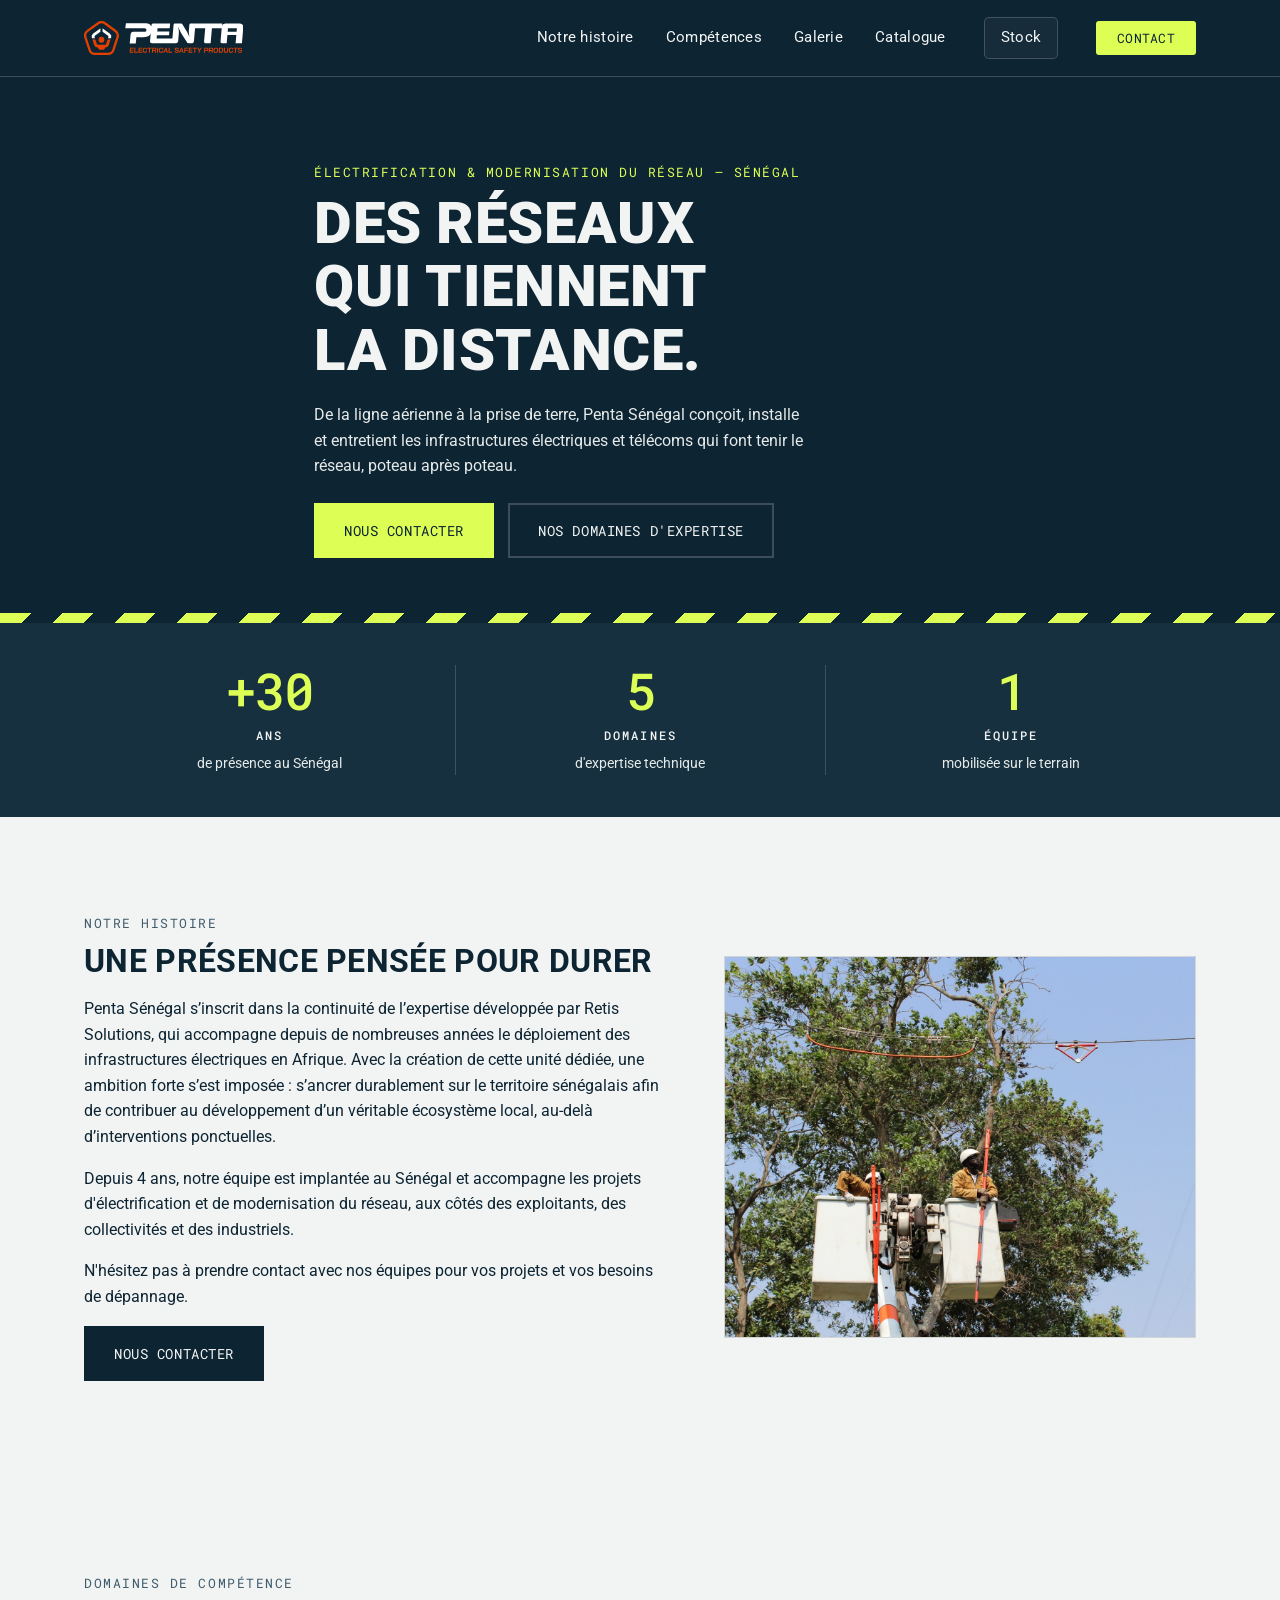
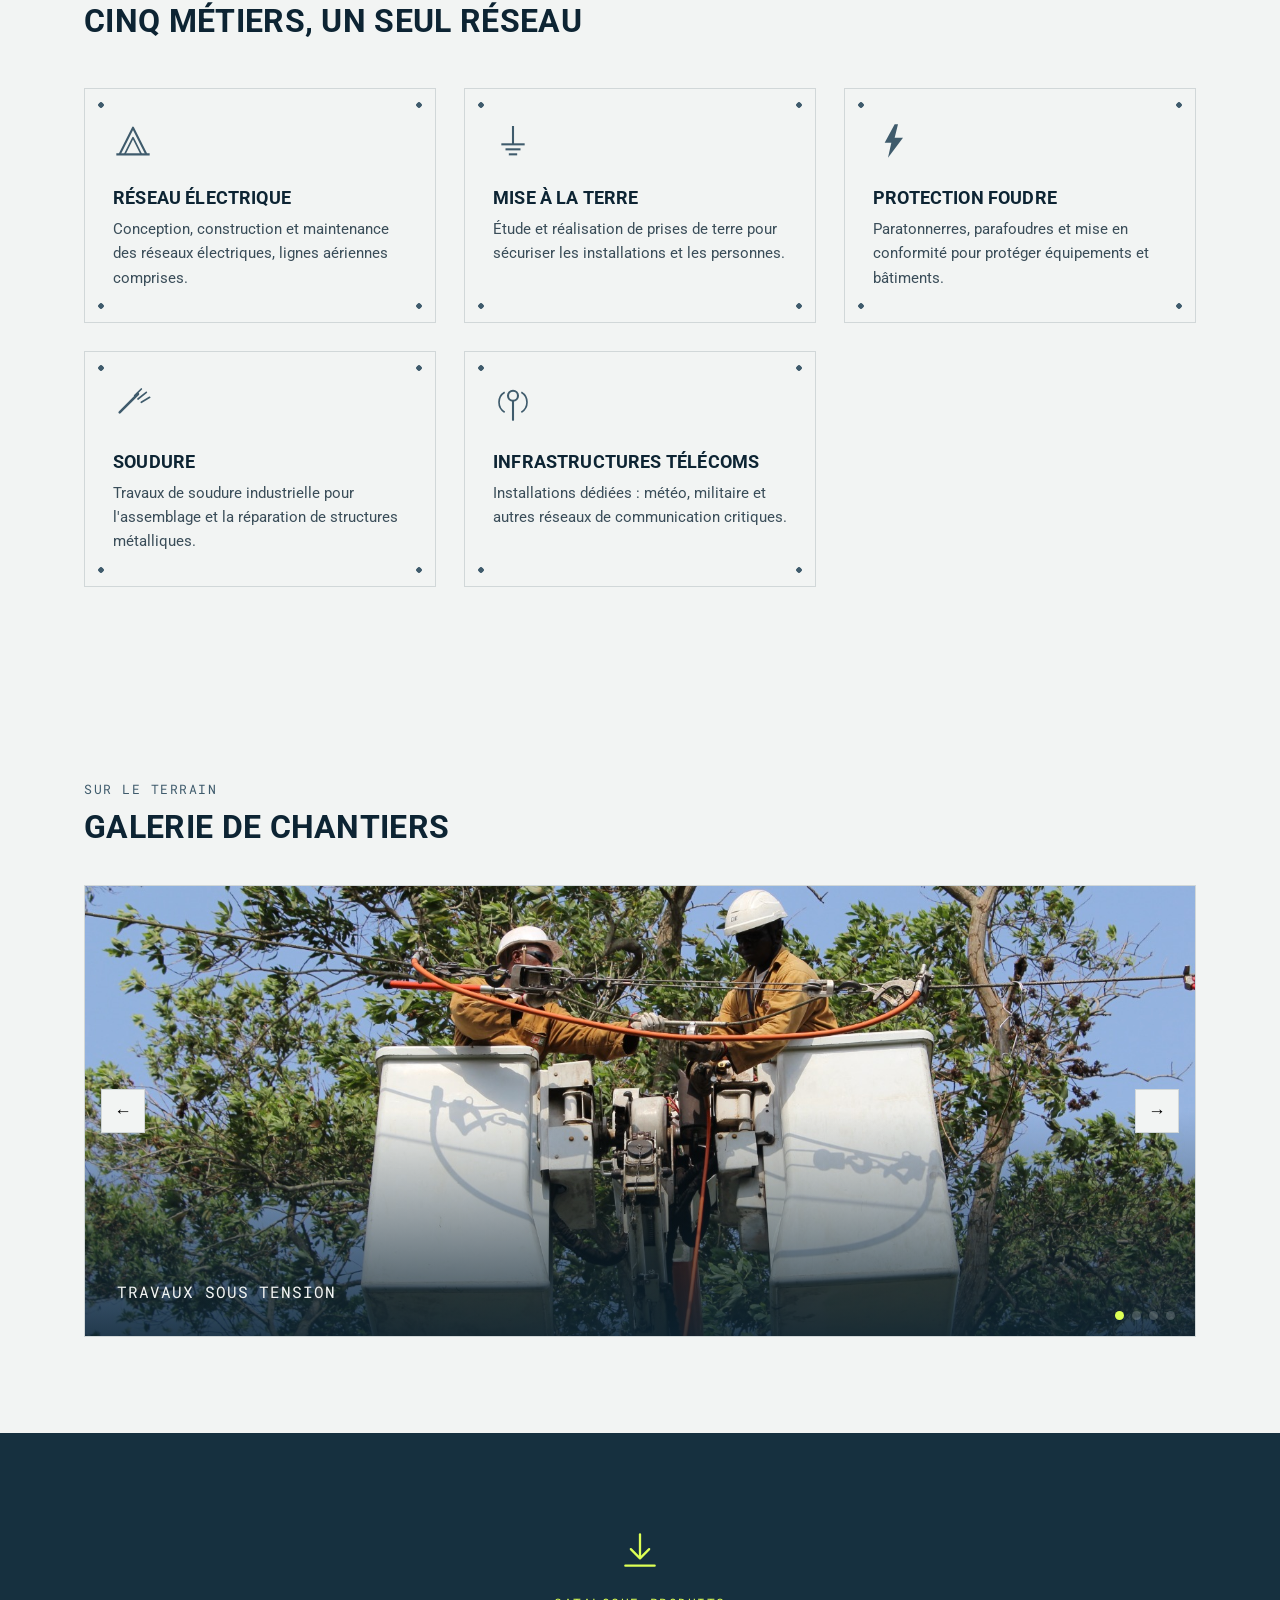
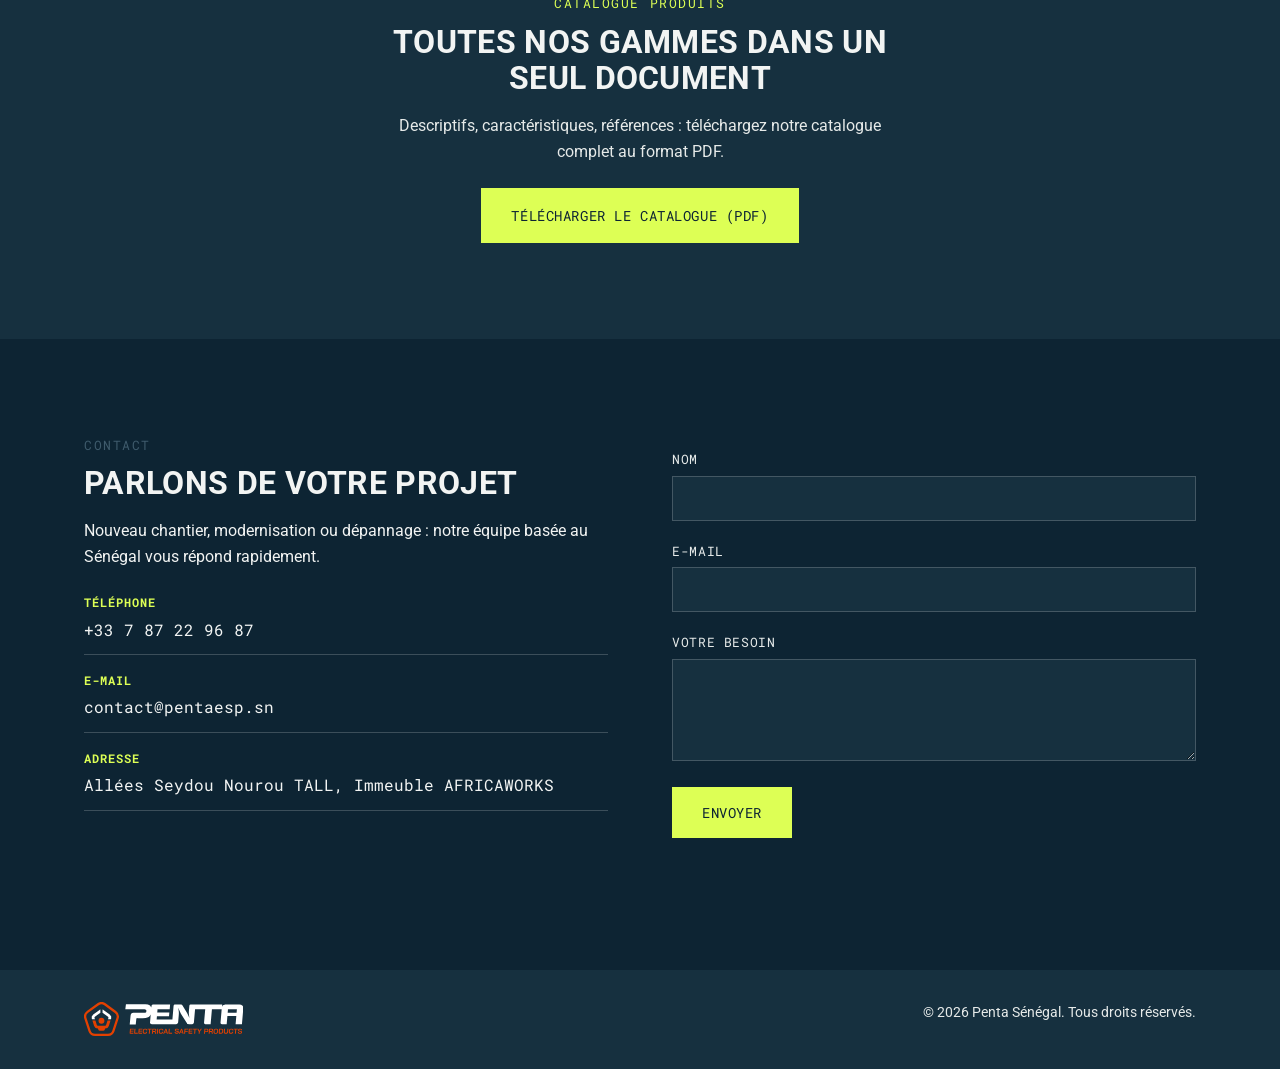
<file: index.html>
<!DOCTYPE html>
<html lang="fr">
<head>
<meta charset="UTF-8">
<meta name="viewport" content="width=device-width, initial-scale=1.0">
<title>Penta Sénégal — Réseaux électriques &amp; infrastructures</title>
<meta name="description" content="Penta Sénégal accompagne l'électrification et la modernisation du réseau : lignes aériennes, mise à la terre, protection foudre, soudure, infrastructures télécoms.">

<!-- 🔧 POLICE DU SITE : Roboto pour les titres et le texte, Roboto Mono pour
     les données techniques (stock, repères chiffrés). Pour changer de police,
     modifiez ce lien Google Fonts + les variables --font-* tout en haut de style.css -->
<link rel="preconnect" href="https://fonts.googleapis.com">
<link rel="preconnect" href="https://fonts.gstatic.com" crossorigin>
<link href="https://fonts.googleapis.com/css2?family=Roboto:wght@400;500;700;900&family=Roboto+Mono:wght@400;500&display=swap" rel="stylesheet">
<link rel="icon" type="image/svg+xml" href="favicon.svg">
<link rel="stylesheet" href="style.css">
</head>
<body>

<!-- 🔧 LOGO — sprite SVG unique réutilisé dans l'en-tête et le pied de page.
     Pour changer le logo, remplacez uniquement le contenu de ce <symbol>
     par le code interne d'un autre fichier .svg (garder le viewBox à jour). -->
<svg style="display:none" aria-hidden="true" xmlns="http://www.w3.org/2000/svg">
  <symbol id="logo-penta-senegal" viewBox="0 0 203.794 43.458">
    <path d="M41.063,11.6,27.571,1.709A8.827,8.827,0,0,0,17.2,1.661L3.675,11.384A8.825,8.825,0,0,0,.438,21.3L5.7,37.376a8.828,8.828,0,0,0,8.39,6.082H30.626a8.828,8.828,0,0,0,8.389-6.078l5.217-15.911a8.827,8.827,0,0,0-3.17-9.871m.4,8.962L36.245,36.472a5.9,5.9,0,0,1-5.619,4.07H14.088A5.9,5.9,0,0,1,8.47,36.469L3.21,20.39a5.892,5.892,0,0,1,2.167-6.639L18.9,4.029a5.909,5.909,0,0,1,6.947.032l13.493,9.89a5.9,5.9,0,0,1,2.122,6.61" fill="#e34000"/>
    <path d="M56.309,91.486a1.332,1.332,0,0,1-1.266.916H45.723a1.335,1.335,0,0,1-1.264-.916l-1.836-5.611H38.786l2.208,6.744a4.975,4.975,0,0,0,4.729,3.428h.2l.468,1.429a2.161,2.161,0,0,0,2.055,1.49H52.5a2.163,2.163,0,0,0,2.055-1.489l.47-1.431h.019a4.975,4.975,0,0,0,4.729-3.425l2.214-6.747H58.148Z" transform="translate(-28.035 -62.071)" fill="#e34000"/>
    <path d="M94.749,41.247l-7.6-5.573a4.97,4.97,0,0,0-1.565-.77v4.143l7.014,5.142a1.324,1.324,0,0,1,.478,1.487l-.526,1.607h3.837l.155-.471a4.978,4.978,0,0,0-1.788-5.565" transform="translate(-61.858 -25.229)" fill="#fff"/>
    <path d="M38.872,45.6a1.328,1.328,0,0,1,.488-1.495l7.005-5.037v-4.14a4.946,4.946,0,0,0-1.512.736l-7.621,5.48a4.977,4.977,0,0,0-1.826,5.588l.187.569h3.835Z" transform="translate(-25.414 -25.245)" fill="#fff"/>
    <path d="M67.069,76.769a3.746,3.746,0,1,0,3.746-3.733,3.725,3.725,0,0,0-3.746,3.733" transform="translate(-48.478 -52.791)" fill="#e34000"/>
    <path d="M340.581,12.414A6.193,6.193,0,0,0,335.9,10.83H318.127a4.452,4.452,0,0,1-.5.031,3.579,3.579,0,0,0-3.363,2.622l.228-2.565.014-.088H274.09a1.316,1.316,0,0,0-.994.3,1.876,1.876,0,0,0-.575,1.261l-.587,6.7a21.1,21.1,0,0,0,.05,4.741l.577,4.261-1.725-3.9a31.268,31.268,0,0,0-1.624-3.331l-5.658-9.154a1.885,1.885,0,0,0-1.8-.88h-7.017c-1.581.067-2.242.575-2.427,1.872l-1.5,17.162H230.669l.369-4.216H246.5l.413-4.723H231.451l.369-4.216h15.543l.514-5.879h-20.75c-2.407.014-2.934.779-3.148,2.38l-.124,1.421a6.016,6.016,0,0,0-4.316-3.8,11.742,11.742,0,0,0-3.222-.449q-12.165-.006-24.331,0H191.4l-.822,6.47c.262,0,.459,0,.656,0,2.176-.013,4.353-.042,6.529-.035,3.372.011,6.743.058,10.115.068,2.412.007,4.825-.02,7.237-.034a3.311,3.311,0,0,1,1.071.15,1.777,1.777,0,0,1,1.372,2,2.19,2.19,0,0,1-2.39,2.262c-4.481,0-8.961.1-13.443.042a4.041,4.041,0,0,0-4.42,3.838c-.259,2.853-.562,5.7-.843,8.552-.081.82-.152,1.64-.228,2.472h7.713c.22-2.186.44-4.314.648-6.443a1.521,1.521,0,0,1,1.722-1.589c1.524,0,3.049.024,4.572-.007a46.729,46.729,0,0,0,5.707-.124,8.018,8.018,0,0,0,6.472-4.383l-.871,9.962a1.861,1.861,0,0,0,.417,1.5,3.185,3.185,0,0,0,2.479.731H255.23a2.934,2.934,0,0,0,2.074-.675,3.232,3.232,0,0,0,.9-2.181l.773-8.842a20.921,20.921,0,0,0-.053-4.705l-.606-4.478,1.757,4.124A24.039,24.039,0,0,0,261.7,22.37l7.778,12.353c.469.748.682,1.087,2.428,1.091h3.933a2.192,2.192,0,0,0,1.631-.487,3.581,3.581,0,0,0,.929-2.447l1.415-16.171H292.8l-1.5,17.105a1.971,1.971,0,0,0,.443,1.507,1.577,1.577,0,0,0,1.225.492h6.741l1.672-19.1h12.472L312.381,33.6a2.145,2.145,0,0,0,.442,1.653,1.78,1.78,0,0,0,1.4.562h6.033l.923-10.551H332.57l-.923,10.551h8.106L341.521,15.6a4,4,0,0,0-.94-3.184m-7.654,8.757H321.534l.391-4.462h11.394Z" transform="translate(-137.75 -7.503)" fill="#fff"/>
    <path d="M210.752,129.369a.744.744,0,0,1-.192-.611l.475-5.448h4.856l-.094,1.079h-3.6l-.127,1.456H215.4l-.094,1.079h-3.329l-.139,1.6h3.6l-.094,1.079h-3.974a.816.816,0,0,1-.616-.234" transform="translate(-152.191 -89.129)" fill="#e34000"/>
    <path d="M231.481,129.378a.738.738,0,0,1-.188-.607l.476-5.457h1.255l-.455,5.214h3.456l-.094,1.079H232.1a.824.824,0,0,1-.621-.23" transform="translate(-167.177 -89.133)" fill="#e34000"/>
    <path d="M250.911,129.379a.744.744,0,0,1-.192-.611l.475-5.448h4.856l-.094,1.079h-3.6l-.127,1.456h3.329l-.094,1.079h-3.329l-.14,1.6h3.6l-.094,1.079h-3.974a.815.815,0,0,1-.616-.234" transform="translate(-181.218 -89.136)" fill="#e34000"/>
    <path d="M271.976,129.207a1.8,1.8,0,0,1-.75-.841,2.5,2.5,0,0,1-.182-1.254l.144-1.654a2.759,2.759,0,0,1,.4-1.254,2.341,2.341,0,0,1,.91-.84,2.713,2.713,0,0,1,1.276-.3h.964a2.294,2.294,0,0,1,1.176.288,1.786,1.786,0,0,1,.735.8,2.319,2.319,0,0,1,.182,1.2H275.6a1.177,1.177,0,0,0-.215-.868.89.89,0,0,0-.735-.328h-.964a1.107,1.107,0,0,0-.851.373,1.6,1.6,0,0,0-.394.975l-.135,1.546a1.414,1.414,0,0,0,.215.975.879.879,0,0,0,.759.373h.982a1.068,1.068,0,0,0,.819-.368,1.6,1.6,0,0,0,.389-.971H276.7a2.893,2.893,0,0,1-.4,1.281,2.356,2.356,0,0,1-.893.854,2.56,2.56,0,0,1-1.245.3h-.982a2.343,2.343,0,0,1-1.206-.3" transform="translate(-195.903 -88.954)" fill="#e34000"/>
    <path d="M295.334,124.41h-2.019l.094-1.079H298.7l-.094,1.079h-2.019l-.455,5.214h-1.255Z" transform="translate(-212.009 -89.144)" fill="#e34000"/>
    <path d="M313.877,123.335h3.383a1.808,1.808,0,0,1,1.294.441,1.347,1.347,0,0,1,.4,1.16l-.055.629a1.4,1.4,0,0,1-.339.814,1.851,1.851,0,0,1-.824.526v.018a1.234,1.234,0,0,1,.4.432,3.09,3.09,0,0,1,.237.674l.37,1.6h-1.3l-.352-1.492a1.127,1.127,0,0,0-.277-.575.689.689,0,0,0-.5-.189H314.78l-.2,2.256h-1.255Zm2.888,2.967a.917.917,0,0,0,.618-.2.751.751,0,0,0,.264-.526l.051-.584a.513.513,0,0,0-.127-.418.557.557,0,0,0-.423-.157h-2.11l-.165,1.888Z" transform="translate(-226.475 -89.147)" fill="#e34000"/>
    <path d="M336.581,123.342h1.255l-.549,6.293h-1.255Z" transform="translate(-242.886 -89.152)" fill="#e34000"/>
    <path d="M346.061,129.226a1.8,1.8,0,0,1-.75-.841,2.5,2.5,0,0,1-.182-1.254l.144-1.654a2.759,2.759,0,0,1,.4-1.254,2.34,2.34,0,0,1,.91-.84,2.713,2.713,0,0,1,1.276-.3h.964a2.293,2.293,0,0,1,1.176.288,1.786,1.786,0,0,1,.735.8,2.32,2.32,0,0,1,.182,1.2h-1.237a1.177,1.177,0,0,0-.215-.868.89.89,0,0,0-.735-.328h-.964a1.107,1.107,0,0,0-.851.373,1.6,1.6,0,0,0-.394.975l-.135,1.546a1.413,1.413,0,0,0,.215.975.878.878,0,0,0,.759.373h.982a1.068,1.068,0,0,0,.819-.368,1.6,1.6,0,0,0,.389-.971h1.237a2.893,2.893,0,0,1-.4,1.281,2.358,2.358,0,0,1-.893.854,2.56,2.56,0,0,1-1.245.3h-.982a2.34,2.34,0,0,1-1.206-.3" transform="translate(-249.452 -88.968)" fill="#e34000"/>
    <path d="M369.617,128.179h-2.383l-.692,1.465h-1.31l3.041-6.292h.564a.709.709,0,0,1,.753.539l1.763,5.754h-1.31Zm-1.955-1.043h1.71l-.648-2.266h-.009Z" transform="translate(-263.992 -89.159)" fill="#e34000"/>
    <path d="M389.854,129.418a.738.738,0,0,1-.188-.607l.476-5.457H391.4l-.455,5.214H394.4l-.094,1.079h-3.829a.823.823,0,0,1-.621-.229" transform="translate(-281.65 -89.162)" fill="#e34000"/>
    <path d="M418.664,128.988a1.914,1.914,0,0,1-.429-1.542h1.237a.98.98,0,0,0,.177.733.786.786,0,0,0,.646.266H421.3a1.225,1.225,0,0,0,.665-.166.567.567,0,0,0,.289-.445l.027-.305q.038-.44-.607-.549l-1.649-.279a2.185,2.185,0,0,1-1.2-.517,1.155,1.155,0,0,1-.338-.975l.044-.5a1.528,1.528,0,0,1,.332-.84,1.868,1.868,0,0,1,.786-.562,3,3,0,0,1,1.122-.2h1.028a2.066,2.066,0,0,1,1.024.243,1.533,1.533,0,0,1,.646.679,1.9,1.9,0,0,1,.162,1.011H422.4a.808.808,0,0,0-.156-.607.656.656,0,0,0-.535-.229h-1.028a1.119,1.119,0,0,0-.628.162.556.556,0,0,0-.27.431l-.021.243q-.039.449.579.557l1.639.288a2.435,2.435,0,0,1,1.22.508,1.07,1.07,0,0,1,.354.94l-.052.593a1.519,1.519,0,0,1-.342.845,1.954,1.954,0,0,1-.8.57,3,3,0,0,1-1.136.2H420.18a1.975,1.975,0,0,1-1.516-.553" transform="translate(-302.293 -88.981)" fill="#e34000"/>
    <path d="M441.962,128.2h-2.383l-.692,1.465h-1.309l3.041-6.292h.564a.709.709,0,0,1,.753.539l1.763,5.754h-1.31Zm-1.955-1.043h1.71l-.648-2.266h-.009Z" transform="translate(-316.284 -89.172)" fill="#e34000"/>
    <path d="M462.505,123.374h4.766l-.094,1.079h-3.51l-.147,1.69h3.174l-.094,1.079h-3.174l-.213,2.445h-1.255Z" transform="translate(-333.905 -89.175)" fill="#e34000"/>
    <path d="M482.352,129.437a.742.742,0,0,1-.192-.611l.475-5.448h4.856l-.094,1.079h-3.6l-.127,1.456H487l-.094,1.079h-3.329l-.139,1.6h3.6l-.094,1.079h-3.974a.814.814,0,0,1-.616-.234" transform="translate(-348.505 -89.178)" fill="#e34000"/>
    <path d="M504.659,124.463H502.64l.094-1.079h5.293l-.094,1.079h-2.019l-.455,5.214H504.2Z" transform="translate(-363.311 -89.182)" fill="#e34000"/>
    <path d="M524.553,127.236l-2.02-3.848H523.9l1.383,2.707,1.855-2.706H528.5l-2.691,3.847-.214,2.445H524.34Z" transform="translate(-377.69 -89.185)" fill="#e34000"/>
    <path d="M554.306,123.4h3.356a2.073,2.073,0,0,1,.964.212,1.382,1.382,0,0,1,.612.6,1.607,1.607,0,0,1,.159.895l-.073.836a1.842,1.842,0,0,1-1.067,1.541,2.382,2.382,0,0,1-1.042.22h-2.028l-.173,1.987h-1.255Zm2.983,3.228a.759.759,0,0,0,.536-.2.8.8,0,0,0,.247-.535l.063-.728a.642.642,0,0,0-.134-.5.57.57,0,0,0-.452-.184h-2.083l-.187,2.148Z" transform="translate(-400.259 -89.192)" fill="#e34000"/>
    <path d="M575.83,123.4h3.383a1.808,1.808,0,0,1,1.294.441,1.347,1.347,0,0,1,.4,1.16l-.055.629a1.4,1.4,0,0,1-.339.814,1.851,1.851,0,0,1-.824.526l0,.018a1.228,1.228,0,0,1,.4.432,3.072,3.072,0,0,1,.237.674l.37,1.6h-1.3l-.352-1.492a1.127,1.127,0,0,0-.277-.575.687.687,0,0,0-.5-.189h-1.537l-.2,2.256h-1.255Zm2.888,2.967a.915.915,0,0,0,.618-.2.749.749,0,0,0,.264-.526l.051-.584a.512.512,0,0,0-.127-.418.558.558,0,0,0-.423-.157h-2.11l-.165,1.888Z" transform="translate(-415.816 -89.196)" fill="#e34000"/>
    <path d="M598.547,129.285a1.881,1.881,0,0,1-.781-.845,2.417,2.417,0,0,1-.195-1.263l.141-1.618a2.715,2.715,0,0,1,.415-1.263,2.422,2.422,0,0,1,.929-.845,2.758,2.758,0,0,1,1.295-.3h.964a2.452,2.452,0,0,1,1.242.3,1.883,1.883,0,0,1,.781.845,2.419,2.419,0,0,1,.195,1.263l-.141,1.618a2.72,2.72,0,0,1-.415,1.263,2.424,2.424,0,0,1-.929.845,2.751,2.751,0,0,1-1.295.3h-.964a2.449,2.449,0,0,1-1.242-.3m2.3-.795a1.166,1.166,0,0,0,.883-.377,1.6,1.6,0,0,0,.409-.989l.132-1.51a1.375,1.375,0,0,0-.237-.989.971.971,0,0,0-.817-.378h-.964a1.163,1.163,0,0,0-.883.378,1.6,1.6,0,0,0-.409.989l-.132,1.51a1.373,1.373,0,0,0,.237.989.97.97,0,0,0,.817.378Z" transform="translate(-431.919 -89.013)" fill="#e34000"/>
    <path d="M621.857,129.472a.745.745,0,0,1-.192-.611l.475-5.447h3.037a2.722,2.722,0,0,1,1.254.27,1.785,1.785,0,0,1,.788.764,2.016,2.016,0,0,1,.205,1.142l-.154,1.762a2.566,2.566,0,0,1-.763,1.757,2.652,2.652,0,0,1-1.844.6h-2.192a.816.816,0,0,1-.616-.234m2.867-.862a1.224,1.224,0,0,0,.911-.332,1.537,1.537,0,0,0,.386-.98l.144-1.654a.984.984,0,0,0-.265-.822,1.155,1.155,0,0,0-.855-.31H623.3l-.358,4.1Z" transform="translate(-449.34 -89.204)" fill="#e34000"/>
    <path d="M646,129.5a1.75,1.75,0,0,1-.722-.8,2.307,2.307,0,0,1-.178-1.186l.358-4.1h1.255l-.354,4.063a1.233,1.233,0,0,0,.2.872.817.817,0,0,0,.694.333h.964a1.007,1.007,0,0,0,.766-.333,1.415,1.415,0,0,0,.358-.872l.354-4.063h1.255l-.358,4.1a2.593,2.593,0,0,1-.385,1.186,2.242,2.242,0,0,1-.87.8,2.591,2.591,0,0,1-1.216.283h-.964A2.252,2.252,0,0,1,646,129.5" transform="translate(-466.275 -89.208)" fill="#e34000"/>
    <path d="M669.3,129.307a1.805,1.805,0,0,1-.75-.841,2.5,2.5,0,0,1-.182-1.254l.144-1.654a2.761,2.761,0,0,1,.4-1.254,2.339,2.339,0,0,1,.91-.84,2.712,2.712,0,0,1,1.276-.3h.964a2.293,2.293,0,0,1,1.175.288,1.786,1.786,0,0,1,.735.8,2.321,2.321,0,0,1,.182,1.2h-1.237a1.176,1.176,0,0,0-.216-.868.888.888,0,0,0-.735-.328h-.964a1.106,1.106,0,0,0-.851.373,1.6,1.6,0,0,0-.395.975l-.135,1.546a1.414,1.414,0,0,0,.215.976.878.878,0,0,0,.759.373h.983a1.067,1.067,0,0,0,.818-.368,1.6,1.6,0,0,0,.39-.971h1.237a2.9,2.9,0,0,1-.4,1.281,2.354,2.354,0,0,1-.893.854,2.563,2.563,0,0,1-1.245.3h-.983a2.346,2.346,0,0,1-1.206-.3" transform="translate(-483.092 -89.026)" fill="#e34000"/>
    <path d="M692.658,124.51h-2.019l.094-1.079h5.293l-.094,1.079h-2.019l-.455,5.214H692.2Z" transform="translate(-499.198 -89.216)" fill="#e34000"/>
    <path d="M710.374,129.061a1.914,1.914,0,0,1-.429-1.542h1.237a.98.98,0,0,0,.177.733.786.786,0,0,0,.646.266h1.009a1.225,1.225,0,0,0,.665-.166.567.567,0,0,0,.289-.445l.027-.305q.038-.44-.607-.549l-1.649-.279a2.185,2.185,0,0,1-1.2-.517,1.155,1.155,0,0,1-.338-.975l.044-.5a1.529,1.529,0,0,1,.332-.84,1.869,1.869,0,0,1,.786-.562,3.005,3.005,0,0,1,1.122-.2h1.028a2.066,2.066,0,0,1,1.025.243,1.533,1.533,0,0,1,.646.679,1.9,1.9,0,0,1,.162,1.011h-1.237a.807.807,0,0,0-.157-.607.654.654,0,0,0-.535-.229h-1.028a1.122,1.122,0,0,0-.628.162.557.557,0,0,0-.27.432l-.021.243q-.039.449.579.557l1.639.288a2.435,2.435,0,0,1,1.22.508,1.07,1.07,0,0,1,.354.939l-.052.593a1.52,1.52,0,0,1-.342.845,1.954,1.954,0,0,1-.8.57,3,3,0,0,1-1.136.2H711.89a1.975,1.975,0,0,1-1.516-.553" transform="translate(-513.143 -89.034)" fill="#e34000"/>
  </symbol>
</svg>

<!-- ============ EN-TÊTE / NAVIGATION ============ -->
<header class="site-header" id="top">
  <div class="container header-inner">
    <!-- 🔧 LOGO : le dessin se modifie dans le <symbol id="logo-penta-senegal">
         tout en haut du body, pas ici. -->
    <a href="#top" class="logo" aria-label="Penta Sénégal">
      <svg class="logo-svg" viewBox="0 0 1199.71 256" role="img" aria-label="Penta Sénégal"><use href="#logo-penta-senegal"></use></svg>
    </a>

    <nav class="main-nav" id="main-nav">
      <a href="#histoire">Notre histoire</a>
      <a href="#competences">Compétences</a>
      <a href="#galerie">Galerie</a>
      <a href="#catalogue">Catalogue</a>
      <a href="stock.html" class="nav-stock">Stock</a>
      <a href="#contact" class="nav-cta">Contact</a>
    </nav>

    <button class="nav-toggle" id="nav-toggle" aria-label="Ouvrir le menu" aria-expanded="false">
      <span></span><span></span><span></span>
    </button>
  </div>
</header>

<main>

  <!-- ============ HERO ============ -->
  <section class="hero" id="accueil">
    <div class="container hero-inner">
      <p class="eyebrow">Électrification &amp; modernisation du réseau — Sénégal</p>
      <h1>Des réseaux<br>qui tiennent<br>la distance.</h1>
      <p class="hero-lead">
        De la ligne aérienne à la prise de terre, Penta Sénégal conçoit,
        installe et entretient les infrastructures électriques et
        télécoms qui font tenir le réseau, poteau après poteau.
      </p>
      <div class="hero-actions">
        <a href="#contact" class="btn btn-primary">Nous contacter</a>
        <a href="#competences" class="btn btn-outline">Nos domaines d'expertise</a>
      </div>
    </div>
  </section>

  <div class="hazard-stripe" aria-hidden="true"></div>

  <!-- Bandeau de repères façon "plaque signalétique" -->
  <section class="stats-strip">
  <div class="container stats-grid">

    <div class="stat">
      <span class="stat-number">+30</span>
      <span class="stat-unit">ANS</span>
      <span class="stat-label">de présence au Sénégal</span>
    </div>

    <div class="stat">
      <span class="stat-number">5</span>
      <span class="stat-unit">DOMAINES</span>
      <span class="stat-label">d'expertise technique</span>
    </div>

    <div class="stat">
      <span class="stat-number">1</span>
      <span class="stat-unit">ÉQUIPE</span>
      <span class="stat-label">mobilisée sur le terrain</span>
    </div>

  </div>
</section>

  <!-- ============ HISTOIRE ============ -->
  <section class="histoire" id="histoire">
    <div class="container histoire-grid">
      <div class="histoire-text">
        <p class="eyebrow">Notre histoire</p>
        <h2>Une présence pensée pour durer</h2>
        <!-- MODIFIER ICI : texte de présentation -->
        <p>
          Penta Sénégal s’inscrit dans la continuité de l’expertise développée par Retis Solutions, 
          qui accompagne depuis de nombreuses années le déploiement des infrastructures électriques en Afrique. 
          Avec la création de cette unité dédiée, une ambition forte s’est imposée : 
          s’ancrer durablement sur le territoire sénégalais afin de contribuer au développement d’un véritable écosystème local, au-delà d’interventions ponctuelles.
        </p>
        <p>
          Depuis 4 ans, notre équipe est implantée au Sénégal et accompagne
          les projets d'électrification et de modernisation du réseau, aux
          côtés des exploitants, des collectivités et des industriels.
        </p>
        <p>
          N'hésitez pas à prendre contact avec nos équipes pour vos
          projets et vos besoins de dépannage.
        </p>
        <a href="#contact" class="btn btn-dark">Nous contacter</a>
      </div>

      <div class="histoire-visual">
        <!-- 🔧 IMAGE DE LA SECTION HISTOIRE : pour changer la photo,
             remplacez le fichier images/test.jpeg par la vôtre (même nom),
             ou changez directement le "src" ci-dessous. -->
        <img src="photo senegal 01.jpg" alt="Matériel de raccordement électrique utilisé par Penta Sénégal">
      </div>
    </div>
  </section>

  <!-- ============ DOMAINES DE COMPÉTENCE ============ -->
  <section class="competences" id="competences">
    <div class="container">
      <p class="eyebrow">Domaines de compétence</p>
      <h2>Cinq métiers, un seul réseau</h2>

      <div class="competences-grid">

        <article class="plate">
          <svg class="plate-icon" viewBox="0 0 48 48" fill="none">
            <path d="M8 40 L24 8 L40 40" stroke="var(--steel)" stroke-width="2.5" stroke-linejoin="round"/>
            <path d="M14 40 L24 20 L34 40" stroke="var(--steel)" stroke-width="2" stroke-linejoin="round"/>
            <line x1="4" y1="40" x2="44" y2="40" stroke="var(--steel)" stroke-width="2.5"/>
          </svg>
          <h3>Réseau électrique</h3>
          <p>Conception, construction et maintenance des réseaux électriques, lignes aériennes comprises.</p>
        </article>

        <article class="plate">
          <svg class="plate-icon" viewBox="0 0 48 48" fill="none">
            <line x1="24" y1="6" x2="24" y2="28" stroke="var(--steel)" stroke-width="2.5"/>
            <line x1="10" y1="28" x2="38" y2="28" stroke="var(--steel)" stroke-width="2.5"/>
            <line x1="15" y1="34" x2="33" y2="34" stroke="var(--steel)" stroke-width="2.5"/>
            <line x1="19" y1="40" x2="29" y2="40" stroke="var(--steel)" stroke-width="2.5"/>
          </svg>
          <h3>Mise à la terre</h3>
          <p>Étude et réalisation de prises de terre pour sécuriser les installations et les personnes.</p>
        </article>

        <article class="plate">
          <svg class="plate-icon" viewBox="0 0 48 48" fill="none">
            <path d="M26 4 L14 26 H22 L18 44 L36 20 H26 L30 4 Z" fill="var(--steel)"/>
          </svg>
          <h3>Protection foudre</h3>
          <p>Paratonnerres, parafoudres et mise en conformité pour protéger équipements et bâtiments.</p>
        </article>

        <article class="plate">
          <svg class="plate-icon" viewBox="0 0 48 48" fill="none">
            <line x1="8" y1="34" x2="30" y2="12" stroke="var(--steel)" stroke-width="3" stroke-linecap="round"/>
            <path d="M26 14 L34 6 M30 18 L40 10 M34 22 L44 16" stroke="var(--steel)" stroke-width="2" stroke-linecap="round"/>
          </svg>
          <h3>Soudure</h3>
          <p>Travaux de soudure industrielle pour l'assemblage et la réparation de structures métalliques.</p>
        </article>

        <article class="plate">
          <svg class="plate-icon" viewBox="0 0 48 48" fill="none">
            <line x1="24" y1="44" x2="24" y2="20" stroke="var(--steel)" stroke-width="2.5"/>
            <circle cx="24" cy="14" r="6" stroke="var(--steel)" stroke-width="2.5"/>
            <path d="M14 10 A14 14 0 0 0 14 34" stroke="var(--steel)" stroke-width="2"/>
            <path d="M34 10 A14 14 0 0 1 34 34" stroke="var(--steel)" stroke-width="2"/>
          </svg>
          <h3>Infrastructures télécoms</h3>
          <p>Installations dédiées : météo, militaire et autres réseaux de communication critiques.</p>
        </article>

      </div>
    </div>
  </section>

  <!-- ============ GALERIE / CARROUSEL ============ -->
  <section class="galerie" id="galerie">
    <div class="container">
      <p class="eyebrow">Sur le terrain</p>
      <h2>Galerie de chantiers</h2>

      <!-- MODIFIER ICI : remplacer chaque bloc .slide par une image réelle, par ex :
           <div class="slide"><img src="images/chantier-01.jpg" alt="..."></div>
           Le script.js n'a rien à changer, il détecte automatiquement le nombre de slides. -->
      <div class="carousel" id="carousel">
        <div class="carousel-track" id="carousel-track">
          <div class="slide slide-a"><img src="travaux sous tension.jpg" alt="Travaux sous tension"><span>Travaux sous tension</span></div>
          <div class="slide slide-a"><img src="elec01.jpg" alt="Développement du réseau électrique"><span>Développement du réseau électrique</span></div>
          <div class="slide slide-a"><img src="modernisation01.jpg" alt="Modernisation des installations"><span>Modernisation des installations</span></div>
          <div class="slide slide-a"><img src="tst02.jpg" alt="Travaux sous tension"><span>Travaux sous tension</span></div>
        </div>

        <button class="carousel-btn carousel-prev" id="carousel-prev" aria-label="Photo précédente">&#8592;</button>
        <button class="carousel-btn carousel-next" id="carousel-next" aria-label="Photo suivante">&#8594;</button>

        <div class="carousel-dots" id="carousel-dots"></div>
      </div>
    </div>
  </section>

  <!-- ============ CATALOGUE ============ -->
  <!-- MODIFIER ICI : remplacez "catalogue-penta-senegal.pdf" par le chemin réel
       de votre fichier PDF (à déposer à la racine du site, à côté de index.html). -->
  <section class="catalogue" id="catalogue">
    <div class="container catalogue-inner">
      <svg class="catalogue-icon" viewBox="0 0 48 48" fill="none" aria-hidden="true">
        <path d="M24 6 V30" stroke="var(--volt)" stroke-width="2.5" stroke-linecap="round"/>
        <path d="M14 22 L24 32 L34 22" stroke="var(--volt)" stroke-width="2.5" stroke-linecap="round" stroke-linejoin="round"/>
        <line x1="8" y1="40" x2="40" y2="40" stroke="var(--volt)" stroke-width="2.5" stroke-linecap="round"/>
      </svg>
      <p class="eyebrow">Catalogue produits</p>
      <h2>Toutes nos gammes dans un seul document</h2>
      <p class="catalogue-lead">
        Descriptifs, caractéristiques, références : téléchargez
        notre catalogue complet au format PDF.
      </p>
      <a href="catalogue-penta-senegal.pdf" class="btn btn-primary" download>Télécharger le catalogue (PDF)</a>
    </div>
  </section>

  <!-- ============ CONTACT ============ -->
  <section class="contact" id="contact">
    <div class="container contact-grid">
      <div class="contact-info">
        <p class="eyebrow">Contact</p>
        <h2>Parlons de votre projet</h2>
        <p>
          Nouveau chantier, modernisation ou dépannage : notre équipe
          basée au Sénégal vous répond rapidement.
        </p>

        <!-- MODIFIER ICI : coordonnées réelles -->
        <ul class="contact-details">
          <li><strong>Téléphone</strong><span>+33 7 87 22 96 87</span></li>
          <li><strong>E-mail</strong><span>contact@pentaesp.sn</span></li>
          <li><strong>Adresse</strong><span>Allées Seydou Nourou TALL, Immeuble AFRICAWORKS</span></li>
        </ul>
      </div>

      <form class="contact-form" id="contact-form">

  <label for="nom">Nom</label>
  <input type="text" id="nom-contact" name="nom" required>

  <label for="email">E-mail</label>
  <input type="email" id="email-contact" name="email" required>

  <label for="message">Votre besoin</label>
  <textarea id="message-contact" name="message" rows="4" required></textarea>

  <button type="submit" class="btn btn-primary">
    Envoyer
  </button>

  <p class="form-note" id="form-note" role="status"></p>

</form>
    </div>
  </section>

</main>

<!-- ============ PIED DE PAGE ============ -->
<footer class="site-footer">
  <div class="container footer-inner">
    <span class="logo logo-footer">
      <svg class="logo-svg" viewBox="0 0 1199.71 256" role="img" aria-label="Penta Sénégal"><use href="#logo-penta-senegal"></use></svg>
    </span>
    <p>&copy; 2026 Penta Sénégal. Tous droits réservés.</p>
  </div>
</footer>



     
<script src="script.js"></script>
</body>
</html>
</file>
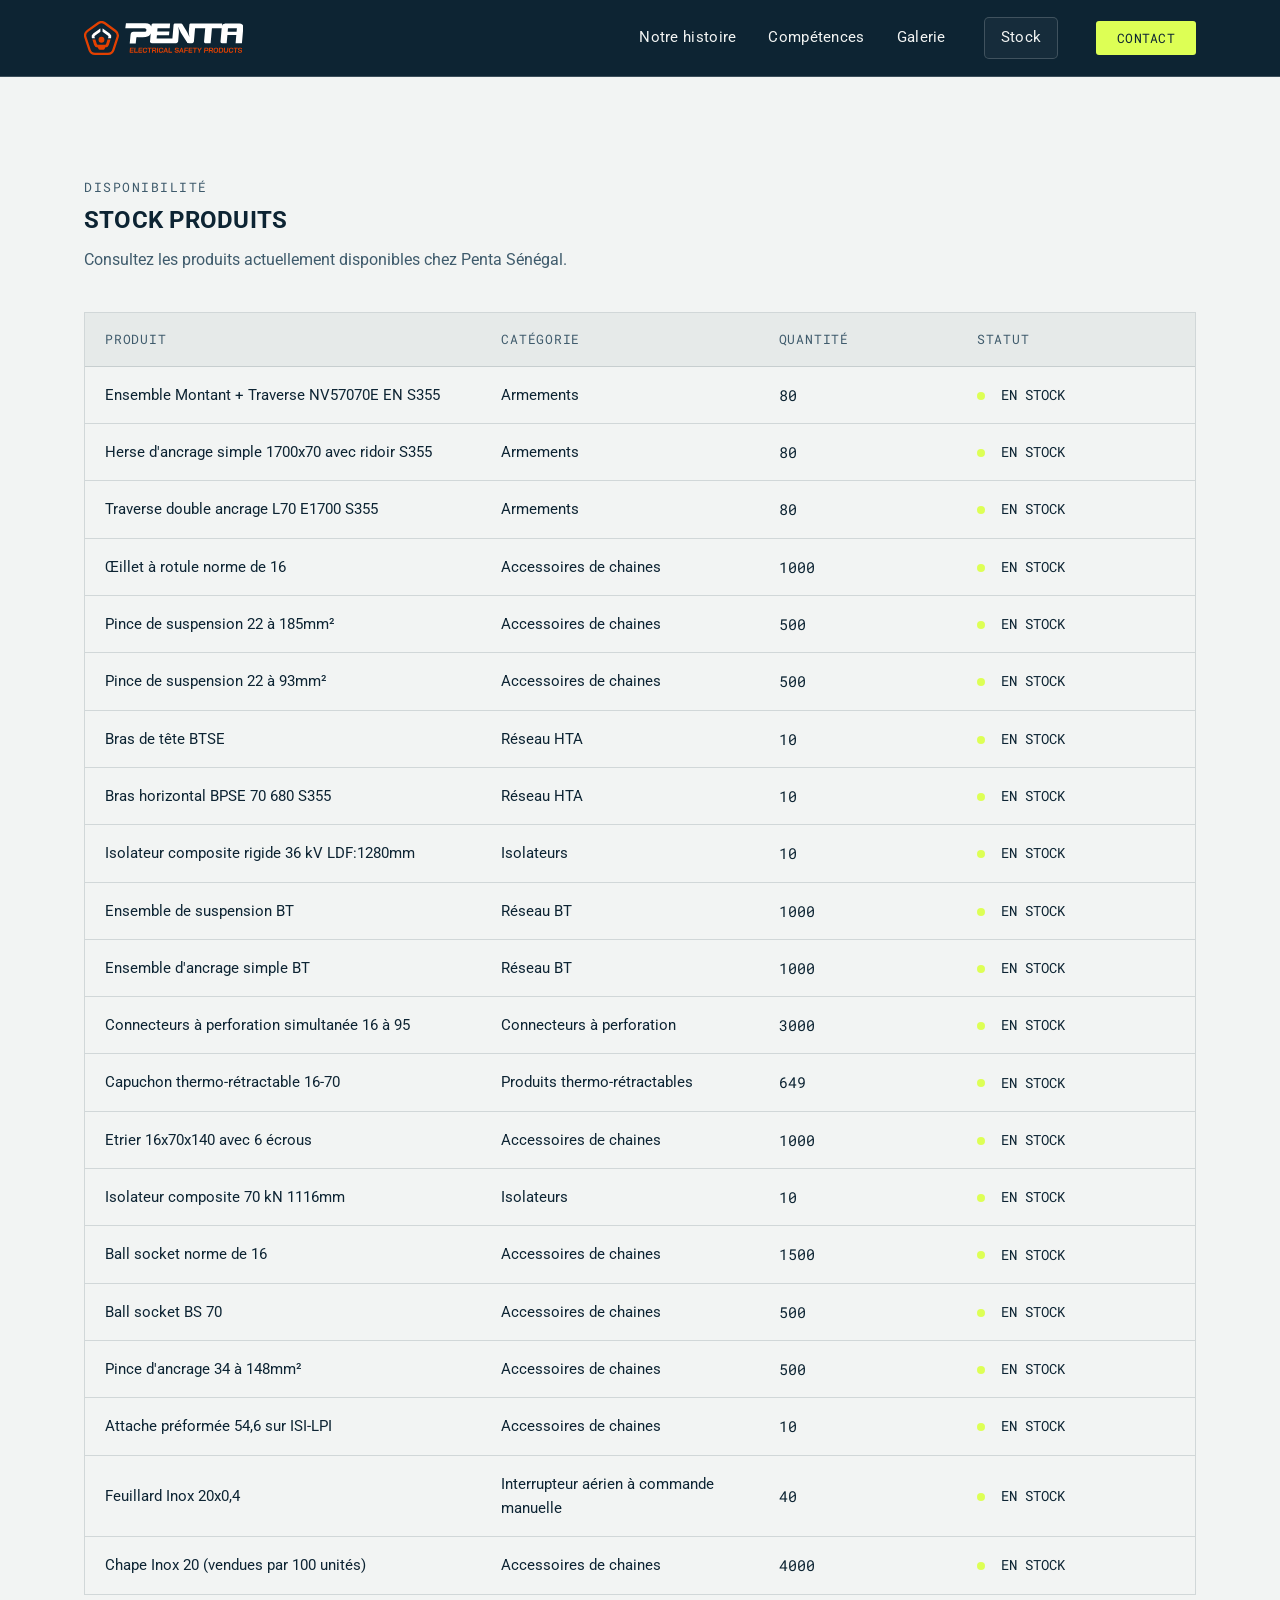
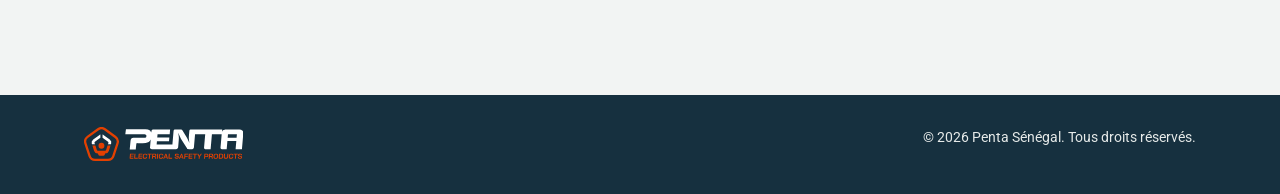
<file: stock-libre.html>
<!DOCTYPE html>
<html lang="fr">

<head>

<meta charset="UTF-8">
<meta name="viewport" content="width=device-width, initial-scale=1.0">

<title>Penta Sénégal — Stock disponible</title>

<meta name="description" content="Stock disponible Penta Sénégal.">

<link rel="preconnect" href="https://fonts.googleapis.com">
<link rel="preconnect" href="https://fonts.gstatic.com" crossorigin>

<link href="https://fonts.googleapis.com/css2?family=Roboto:wght@400;500;700;900&family=Roboto+Mono:wght@400;500&display=swap" rel="stylesheet">

<link rel="icon" type="image/svg+xml" href="favicon.svg">

<link rel="stylesheet" href="style.css">

</head>


<body>


<!-- ================= LOGO SVG ================= -->
<!-- COPIE EXACTE DU SVG DE TON INDEX ICI -->
<!-- 🔧 LOGO — sprite SVG unique réutilisé dans l'en-tête et le pied de page.
     Pour changer le logo, remplacez uniquement le contenu de ce <symbol>
     par le code interne d'un autre fichier .svg (garder le viewBox à jour). -->
<svg style="display:none" aria-hidden="true" xmlns="http://www.w3.org/2000/svg">
  <symbol id="logo-penta-senegal" viewBox="0 0 203.794 43.458">
    <path d="M41.063,11.6,27.571,1.709A8.827,8.827,0,0,0,17.2,1.661L3.675,11.384A8.825,8.825,0,0,0,.438,21.3L5.7,37.376a8.828,8.828,0,0,0,8.39,6.082H30.626a8.828,8.828,0,0,0,8.389-6.078l5.217-15.911a8.827,8.827,0,0,0-3.17-9.871m.4,8.962L36.245,36.472a5.9,5.9,0,0,1-5.619,4.07H14.088A5.9,5.9,0,0,1,8.47,36.469L3.21,20.39a5.892,5.892,0,0,1,2.167-6.639L18.9,4.029a5.909,5.909,0,0,1,6.947.032l13.493,9.89a5.9,5.9,0,0,1,2.122,6.61" fill="#e34000"/>
    <path d="M56.309,91.486a1.332,1.332,0,0,1-1.266.916H45.723a1.335,1.335,0,0,1-1.264-.916l-1.836-5.611H38.786l2.208,6.744a4.975,4.975,0,0,0,4.729,3.428h.2l.468,1.429a2.161,2.161,0,0,0,2.055,1.49H52.5a2.163,2.163,0,0,0,2.055-1.489l.47-1.431h.019a4.975,4.975,0,0,0,4.729-3.425l2.214-6.747H58.148Z" transform="translate(-28.035 -62.071)" fill="#e34000"/>
    <path d="M94.749,41.247l-7.6-5.573a4.97,4.97,0,0,0-1.565-.77v4.143l7.014,5.142a1.324,1.324,0,0,1,.478,1.487l-.526,1.607h3.837l.155-.471a4.978,4.978,0,0,0-1.788-5.565" transform="translate(-61.858 -25.229)" fill="#fff"/>
    <path d="M38.872,45.6a1.328,1.328,0,0,1,.488-1.495l7.005-5.037v-4.14a4.946,4.946,0,0,0-1.512.736l-7.621,5.48a4.977,4.977,0,0,0-1.826,5.588l.187.569h3.835Z" transform="translate(-25.414 -25.245)" fill="#fff"/>
    <path d="M67.069,76.769a3.746,3.746,0,1,0,3.746-3.733,3.725,3.725,0,0,0-3.746,3.733" transform="translate(-48.478 -52.791)" fill="#e34000"/>
    <path d="M340.581,12.414A6.193,6.193,0,0,0,335.9,10.83H318.127a4.452,4.452,0,0,1-.5.031,3.579,3.579,0,0,0-3.363,2.622l.228-2.565.014-.088H274.09a1.316,1.316,0,0,0-.994.3,1.876,1.876,0,0,0-.575,1.261l-.587,6.7a21.1,21.1,0,0,0,.05,4.741l.577,4.261-1.725-3.9a31.268,31.268,0,0,0-1.624-3.331l-5.658-9.154a1.885,1.885,0,0,0-1.8-.88h-7.017c-1.581.067-2.242.575-2.427,1.872l-1.5,17.162H230.669l.369-4.216H246.5l.413-4.723H231.451l.369-4.216h15.543l.514-5.879h-20.75c-2.407.014-2.934.779-3.148,2.38l-.124,1.421a6.016,6.016,0,0,0-4.316-3.8,11.742,11.742,0,0,0-3.222-.449q-12.165-.006-24.331,0H191.4l-.822,6.47c.262,0,.459,0,.656,0,2.176-.013,4.353-.042,6.529-.035,3.372.011,6.743.058,10.115.068,2.412.007,4.825-.02,7.237-.034a3.311,3.311,0,0,1,1.071.15,1.777,1.777,0,0,1,1.372,2,2.19,2.19,0,0,1-2.39,2.262c-4.481,0-8.961.1-13.443.042a4.041,4.041,0,0,0-4.42,3.838c-.259,2.853-.562,5.7-.843,8.552-.081.82-.152,1.64-.228,2.472h7.713c.22-2.186.44-4.314.648-6.443a1.521,1.521,0,0,1,1.722-1.589c1.524,0,3.049.024,4.572-.007a46.729,46.729,0,0,0,5.707-.124,8.018,8.018,0,0,0,6.472-4.383l-.871,9.962a1.861,1.861,0,0,0,.417,1.5,3.185,3.185,0,0,0,2.479.731H255.23a2.934,2.934,0,0,0,2.074-.675,3.232,3.232,0,0,0,.9-2.181l.773-8.842a20.921,20.921,0,0,0-.053-4.705l-.606-4.478,1.757,4.124A24.039,24.039,0,0,0,261.7,22.37l7.778,12.353c.469.748.682,1.087,2.428,1.091h3.933a2.192,2.192,0,0,0,1.631-.487,3.581,3.581,0,0,0,.929-2.447l1.415-16.171H292.8l-1.5,17.105a1.971,1.971,0,0,0,.443,1.507,1.577,1.577,0,0,0,1.225.492h6.741l1.672-19.1h12.472L312.381,33.6a2.145,2.145,0,0,0,.442,1.653,1.78,1.78,0,0,0,1.4.562h6.033l.923-10.551H332.57l-.923,10.551h8.106L341.521,15.6a4,4,0,0,0-.94-3.184m-7.654,8.757H321.534l.391-4.462h11.394Z" transform="translate(-137.75 -7.503)" fill="#fff"/>
    <path d="M210.752,129.369a.744.744,0,0,1-.192-.611l.475-5.448h4.856l-.094,1.079h-3.6l-.127,1.456H215.4l-.094,1.079h-3.329l-.139,1.6h3.6l-.094,1.079h-3.974a.816.816,0,0,1-.616-.234" transform="translate(-152.191 -89.129)" fill="#e34000"/>
    <path d="M231.481,129.378a.738.738,0,0,1-.188-.607l.476-5.457h1.255l-.455,5.214h3.456l-.094,1.079H232.1a.824.824,0,0,1-.621-.23" transform="translate(-167.177 -89.133)" fill="#e34000"/>
    <path d="M250.911,129.379a.744.744,0,0,1-.192-.611l.475-5.448h4.856l-.094,1.079h-3.6l-.127,1.456h3.329l-.094,1.079h-3.329l-.14,1.6h3.6l-.094,1.079h-3.974a.815.815,0,0,1-.616-.234" transform="translate(-181.218 -89.136)" fill="#e34000"/>
    <path d="M271.976,129.207a1.8,1.8,0,0,1-.75-.841,2.5,2.5,0,0,1-.182-1.254l.144-1.654a2.759,2.759,0,0,1,.4-1.254,2.341,2.341,0,0,1,.91-.84,2.713,2.713,0,0,1,1.276-.3h.964a2.294,2.294,0,0,1,1.176.288,1.786,1.786,0,0,1,.735.8,2.319,2.319,0,0,1,.182,1.2H275.6a1.177,1.177,0,0,0-.215-.868.89.89,0,0,0-.735-.328h-.964a1.107,1.107,0,0,0-.851.373,1.6,1.6,0,0,0-.394.975l-.135,1.546a1.414,1.414,0,0,0,.215.975.879.879,0,0,0,.759.373h.982a1.068,1.068,0,0,0,.819-.368,1.6,1.6,0,0,0,.389-.971H276.7a2.893,2.893,0,0,1-.4,1.281,2.356,2.356,0,0,1-.893.854,2.56,2.56,0,0,1-1.245.3h-.982a2.343,2.343,0,0,1-1.206-.3" transform="translate(-195.903 -88.954)" fill="#e34000"/>
    <path d="M295.334,124.41h-2.019l.094-1.079H298.7l-.094,1.079h-2.019l-.455,5.214h-1.255Z" transform="translate(-212.009 -89.144)" fill="#e34000"/>
    <path d="M313.877,123.335h3.383a1.808,1.808,0,0,1,1.294.441,1.347,1.347,0,0,1,.4,1.16l-.055.629a1.4,1.4,0,0,1-.339.814,1.851,1.851,0,0,1-.824.526v.018a1.234,1.234,0,0,1,.4.432,3.09,3.09,0,0,1,.237.674l.37,1.6h-1.3l-.352-1.492a1.127,1.127,0,0,0-.277-.575.689.689,0,0,0-.5-.189H314.78l-.2,2.256h-1.255Zm2.888,2.967a.917.917,0,0,0,.618-.2.751.751,0,0,0,.264-.526l.051-.584a.513.513,0,0,0-.127-.418.557.557,0,0,0-.423-.157h-2.11l-.165,1.888Z" transform="translate(-226.475 -89.147)" fill="#e34000"/>
    <path d="M336.581,123.342h1.255l-.549,6.293h-1.255Z" transform="translate(-242.886 -89.152)" fill="#e34000"/>
    <path d="M346.061,129.226a1.8,1.8,0,0,1-.75-.841,2.5,2.5,0,0,1-.182-1.254l.144-1.654a2.759,2.759,0,0,1,.4-1.254,2.34,2.34,0,0,1,.91-.84,2.713,2.713,0,0,1,1.276-.3h.964a2.293,2.293,0,0,1,1.176.288,1.786,1.786,0,0,1,.735.8,2.32,2.32,0,0,1,.182,1.2h-1.237a1.177,1.177,0,0,0-.215-.868.89.89,0,0,0-.735-.328h-.964a1.107,1.107,0,0,0-.851.373,1.6,1.6,0,0,0-.394.975l-.135,1.546a1.413,1.413,0,0,0,.215.975.878.878,0,0,0,.759.373h.982a1.068,1.068,0,0,0,.819-.368,1.6,1.6,0,0,0,.389-.971h1.237a2.893,2.893,0,0,1-.4,1.281,2.358,2.358,0,0,1-.893.854,2.56,2.56,0,0,1-1.245.3h-.982a2.34,2.34,0,0,1-1.206-.3" transform="translate(-249.452 -88.968)" fill="#e34000"/>
    <path d="M369.617,128.179h-2.383l-.692,1.465h-1.31l3.041-6.292h.564a.709.709,0,0,1,.753.539l1.763,5.754h-1.31Zm-1.955-1.043h1.71l-.648-2.266h-.009Z" transform="translate(-263.992 -89.159)" fill="#e34000"/>
    <path d="M389.854,129.418a.738.738,0,0,1-.188-.607l.476-5.457H391.4l-.455,5.214H394.4l-.094,1.079h-3.829a.823.823,0,0,1-.621-.229" transform="translate(-281.65 -89.162)" fill="#e34000"/>
    <path d="M418.664,128.988a1.914,1.914,0,0,1-.429-1.542h1.237a.98.98,0,0,0,.177.733.786.786,0,0,0,.646.266H421.3a1.225,1.225,0,0,0,.665-.166.567.567,0,0,0,.289-.445l.027-.305q.038-.44-.607-.549l-1.649-.279a2.185,2.185,0,0,1-1.2-.517,1.155,1.155,0,0,1-.338-.975l.044-.5a1.528,1.528,0,0,1,.332-.84,1.868,1.868,0,0,1,.786-.562,3,3,0,0,1,1.122-.2h1.028a2.066,2.066,0,0,1,1.024.243,1.533,1.533,0,0,1,.646.679,1.9,1.9,0,0,1,.162,1.011H422.4a.808.808,0,0,0-.156-.607.656.656,0,0,0-.535-.229h-1.028a1.119,1.119,0,0,0-.628.162.556.556,0,0,0-.27.431l-.021.243q-.039.449.579.557l1.639.288a2.435,2.435,0,0,1,1.22.508,1.07,1.07,0,0,1,.354.94l-.052.593a1.519,1.519,0,0,1-.342.845,1.954,1.954,0,0,1-.8.57,3,3,0,0,1-1.136.2H420.18a1.975,1.975,0,0,1-1.516-.553" transform="translate(-302.293 -88.981)" fill="#e34000"/>
    <path d="M441.962,128.2h-2.383l-.692,1.465h-1.309l3.041-6.292h.564a.709.709,0,0,1,.753.539l1.763,5.754h-1.31Zm-1.955-1.043h1.71l-.648-2.266h-.009Z" transform="translate(-316.284 -89.172)" fill="#e34000"/>
    <path d="M462.505,123.374h4.766l-.094,1.079h-3.51l-.147,1.69h3.174l-.094,1.079h-3.174l-.213,2.445h-1.255Z" transform="translate(-333.905 -89.175)" fill="#e34000"/>
    <path d="M482.352,129.437a.742.742,0,0,1-.192-.611l.475-5.448h4.856l-.094,1.079h-3.6l-.127,1.456H487l-.094,1.079h-3.329l-.139,1.6h3.6l-.094,1.079h-3.974a.814.814,0,0,1-.616-.234" transform="translate(-348.505 -89.178)" fill="#e34000"/>
    <path d="M504.659,124.463H502.64l.094-1.079h5.293l-.094,1.079h-2.019l-.455,5.214H504.2Z" transform="translate(-363.311 -89.182)" fill="#e34000"/>
    <path d="M524.553,127.236l-2.02-3.848H523.9l1.383,2.707,1.855-2.706H528.5l-2.691,3.847-.214,2.445H524.34Z" transform="translate(-377.69 -89.185)" fill="#e34000"/>
    <path d="M554.306,123.4h3.356a2.073,2.073,0,0,1,.964.212,1.382,1.382,0,0,1,.612.6,1.607,1.607,0,0,1,.159.895l-.073.836a1.842,1.842,0,0,1-1.067,1.541,2.382,2.382,0,0,1-1.042.22h-2.028l-.173,1.987h-1.255Zm2.983,3.228a.759.759,0,0,0,.536-.2.8.8,0,0,0,.247-.535l.063-.728a.642.642,0,0,0-.134-.5.57.57,0,0,0-.452-.184h-2.083l-.187,2.148Z" transform="translate(-400.259 -89.192)" fill="#e34000"/>
    <path d="M575.83,123.4h3.383a1.808,1.808,0,0,1,1.294.441,1.347,1.347,0,0,1,.4,1.16l-.055.629a1.4,1.4,0,0,1-.339.814,1.851,1.851,0,0,1-.824.526l0,.018a1.228,1.228,0,0,1,.4.432,3.072,3.072,0,0,1,.237.674l.37,1.6h-1.3l-.352-1.492a1.127,1.127,0,0,0-.277-.575.687.687,0,0,0-.5-.189h-1.537l-.2,2.256h-1.255Zm2.888,2.967a.915.915,0,0,0,.618-.2.749.749,0,0,0,.264-.526l.051-.584a.512.512,0,0,0-.127-.418.558.558,0,0,0-.423-.157h-2.11l-.165,1.888Z" transform="translate(-415.816 -89.196)" fill="#e34000"/>
    <path d="M598.547,129.285a1.881,1.881,0,0,1-.781-.845,2.417,2.417,0,0,1-.195-1.263l.141-1.618a2.715,2.715,0,0,1,.415-1.263,2.422,2.422,0,0,1,.929-.845,2.758,2.758,0,0,1,1.295-.3h.964a2.452,2.452,0,0,1,1.242.3,1.883,1.883,0,0,1,.781.845,2.419,2.419,0,0,1,.195,1.263l-.141,1.618a2.72,2.72,0,0,1-.415,1.263,2.424,2.424,0,0,1-.929.845,2.751,2.751,0,0,1-1.295.3h-.964a2.449,2.449,0,0,1-1.242-.3m2.3-.795a1.166,1.166,0,0,0,.883-.377,1.6,1.6,0,0,0,.409-.989l.132-1.51a1.375,1.375,0,0,0-.237-.989.971.971,0,0,0-.817-.378h-.964a1.163,1.163,0,0,0-.883.378,1.6,1.6,0,0,0-.409.989l-.132,1.51a1.373,1.373,0,0,0,.237.989.97.97,0,0,0,.817.378Z" transform="translate(-431.919 -89.013)" fill="#e34000"/>
    <path d="M621.857,129.472a.745.745,0,0,1-.192-.611l.475-5.447h3.037a2.722,2.722,0,0,1,1.254.27,1.785,1.785,0,0,1,.788.764,2.016,2.016,0,0,1,.205,1.142l-.154,1.762a2.566,2.566,0,0,1-.763,1.757,2.652,2.652,0,0,1-1.844.6h-2.192a.816.816,0,0,1-.616-.234m2.867-.862a1.224,1.224,0,0,0,.911-.332,1.537,1.537,0,0,0,.386-.98l.144-1.654a.984.984,0,0,0-.265-.822,1.155,1.155,0,0,0-.855-.31H623.3l-.358,4.1Z" transform="translate(-449.34 -89.204)" fill="#e34000"/>
    <path d="M646,129.5a1.75,1.75,0,0,1-.722-.8,2.307,2.307,0,0,1-.178-1.186l.358-4.1h1.255l-.354,4.063a1.233,1.233,0,0,0,.2.872.817.817,0,0,0,.694.333h.964a1.007,1.007,0,0,0,.766-.333,1.415,1.415,0,0,0,.358-.872l.354-4.063h1.255l-.358,4.1a2.593,2.593,0,0,1-.385,1.186,2.242,2.242,0,0,1-.87.8,2.591,2.591,0,0,1-1.216.283h-.964A2.252,2.252,0,0,1,646,129.5" transform="translate(-466.275 -89.208)" fill="#e34000"/>
    <path d="M669.3,129.307a1.805,1.805,0,0,1-.75-.841,2.5,2.5,0,0,1-.182-1.254l.144-1.654a2.761,2.761,0,0,1,.4-1.254,2.339,2.339,0,0,1,.91-.84,2.712,2.712,0,0,1,1.276-.3h.964a2.293,2.293,0,0,1,1.175.288,1.786,1.786,0,0,1,.735.8,2.321,2.321,0,0,1,.182,1.2h-1.237a1.176,1.176,0,0,0-.216-.868.888.888,0,0,0-.735-.328h-.964a1.106,1.106,0,0,0-.851.373,1.6,1.6,0,0,0-.395.975l-.135,1.546a1.414,1.414,0,0,0,.215.976.878.878,0,0,0,.759.373h.983a1.067,1.067,0,0,0,.818-.368,1.6,1.6,0,0,0,.39-.971h1.237a2.9,2.9,0,0,1-.4,1.281,2.354,2.354,0,0,1-.893.854,2.563,2.563,0,0,1-1.245.3h-.983a2.346,2.346,0,0,1-1.206-.3" transform="translate(-483.092 -89.026)" fill="#e34000"/>
    <path d="M692.658,124.51h-2.019l.094-1.079h5.293l-.094,1.079h-2.019l-.455,5.214H692.2Z" transform="translate(-499.198 -89.216)" fill="#e34000"/>
    <path d="M710.374,129.061a1.914,1.914,0,0,1-.429-1.542h1.237a.98.98,0,0,0,.177.733.786.786,0,0,0,.646.266h1.009a1.225,1.225,0,0,0,.665-.166.567.567,0,0,0,.289-.445l.027-.305q.038-.44-.607-.549l-1.649-.279a2.185,2.185,0,0,1-1.2-.517,1.155,1.155,0,0,1-.338-.975l.044-.5a1.529,1.529,0,0,1,.332-.84,1.869,1.869,0,0,1,.786-.562,3.005,3.005,0,0,1,1.122-.2h1.028a2.066,2.066,0,0,1,1.025.243,1.533,1.533,0,0,1,.646.679,1.9,1.9,0,0,1,.162,1.011h-1.237a.807.807,0,0,0-.157-.607.654.654,0,0,0-.535-.229h-1.028a1.122,1.122,0,0,0-.628.162.557.557,0,0,0-.27.432l-.021.243q-.039.449.579.557l1.639.288a2.435,2.435,0,0,1,1.22.508,1.07,1.07,0,0,1,.354.939l-.052.593a1.52,1.52,0,0,1-.342.845,1.954,1.954,0,0,1-.8.57,3,3,0,0,1-1.136.2H711.89a1.975,1.975,0,0,1-1.516-.553" transform="translate(-513.143 -89.034)" fill="#e34000"/>
  </symbol>
</svg>


<!-- ================= HEADER ================= -->

<header class="site-header" id="top">

<div class="container header-inner">


<a href="index.html" class="logo" aria-label="Penta Sénégal">

<svg class="logo-svg" viewBox="0 0 1199.71 256">
<use href="#logo-penta-senegal"></use>
</svg>

</a>



<nav class="main-nav" id="main-nav">

<a href="index.html#histoire">
Notre histoire
</a>

<a href="index.html#competences">
Compétences
</a>

<a href="index.html#galerie">
Galerie
</a>

<a href="stock-libre.html" class="nav-stock">Stock</a>

<a href="index.html#contact" class="nav-cta">
Contact
</a>


</nav>



<button class="nav-toggle" id="nav-toggle" aria-label="Ouvrir le menu">

<span></span>
<span></span>
<span></span>

</button>


</div>

</header>





<main>


<section class="stock-page">


<div class="container">


<p class="eyebrow">
Disponibilité
</p>


<h1>
Stock produits
</h1>


<p class="section-lead">
Consultez les produits actuellement disponibles chez Penta Sénégal.
</p>




<div id="stock-content">


<div class="stock-table" id="stock-table">


<div class="stock-row stock-head">

<span>
Produit
</span>

<span>
Catégorie
</span>

<span>
Quantité
</span>

<span>
Statut
</span>

</div>


</div>


</div>


</div>


</section>


</main>






<!-- ================= FOOTER ================= -->


<footer class="site-footer">

<div class="container footer-inner">


<span class="logo logo-footer">

<svg class="logo-svg" viewBox="0 0 1199.71 256">

<use href="#logo-penta-senegal"></use>

</svg>


</span>


<p>
&copy; 2026 Penta Sénégal. Tous droits réservés.
</p>


</div>


</footer>







<script src="produits.js"></script>
<script>
document.addEventListener("DOMContentLoaded", function () {

    renderStock();

    // Menu mobile
    const navToggle = document.getElementById("nav-toggle");
    const mainNav = document.getElementById("main-nav");

    if (navToggle && mainNav) {
        navToggle.addEventListener("click", function () {
            const isOpen = mainNav.classList.toggle("open");
            navToggle.setAttribute("aria-expanded", isOpen);
        });
    }

});
</script>


</body>

</html>
</file>
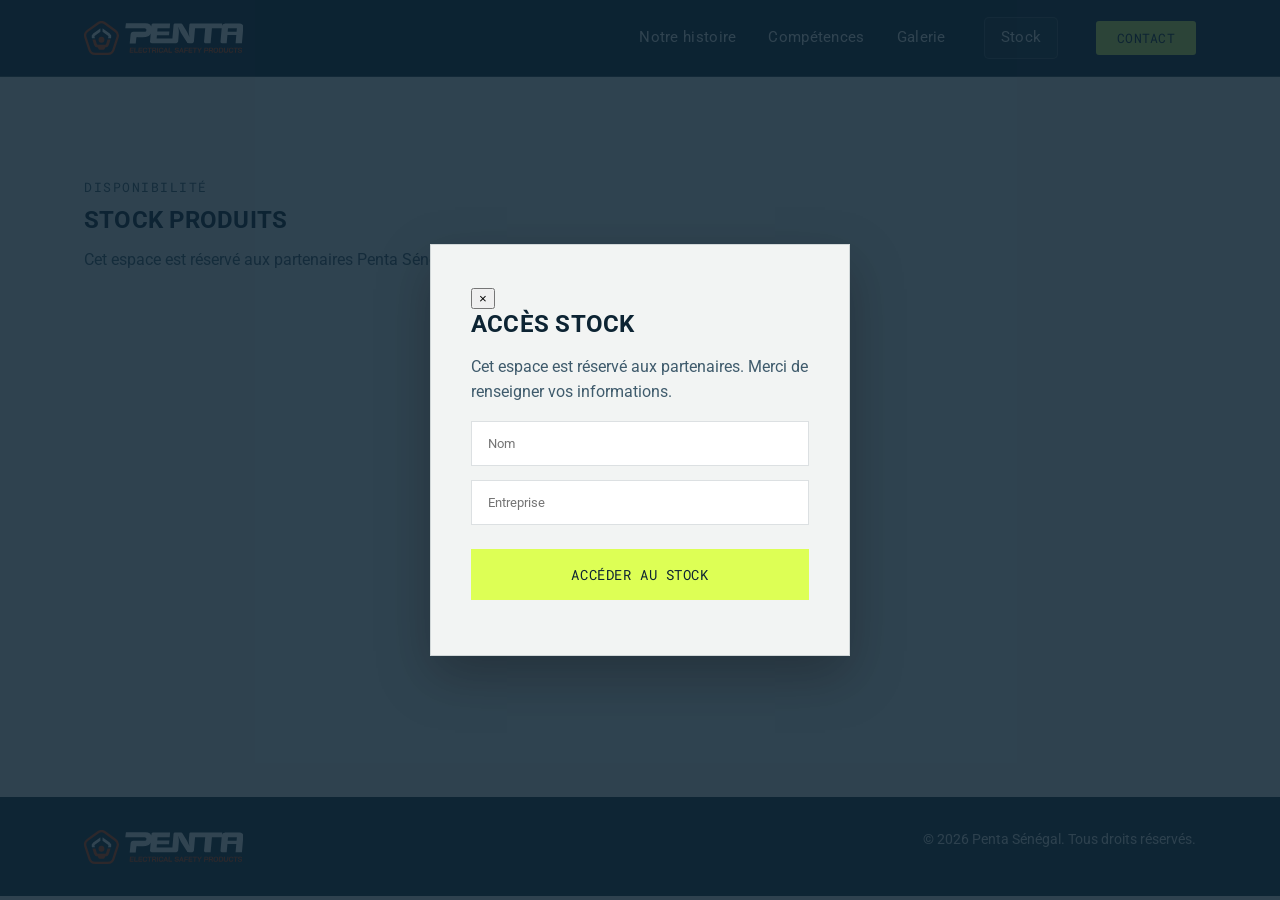
<file: stock.html>
<!DOCTYPE html>
<html lang="fr">

<head>

<meta charset="UTF-8">
<meta name="viewport" content="width=device-width, initial-scale=1.0">

<title>Penta Sénégal — Stock produits</title>

<meta name="description" content="Accès au stock produits Penta Sénégal.">

<link rel="preconnect" href="https://fonts.googleapis.com">
<link rel="preconnect" href="https://fonts.gstatic.com" crossorigin>

<link href="https://fonts.googleapis.com/css2?family=Roboto:wght@400;500;700;900&family=Roboto+Mono:wght@400;500&display=swap" rel="stylesheet">

<link rel="icon" type="image/svg+xml" href="favicon.svg">

<link rel="stylesheet" href="style.css">

</head>


<body>


<!-- ================= LOGO SVG ================= -->
<!-- COPIE EXACTE DU SVG DE TON INDEX ICI -->
<!-- 🔧 LOGO — sprite SVG unique réutilisé dans l'en-tête et le pied de page.
     Pour changer le logo, remplacez uniquement le contenu de ce <symbol>
     par le code interne d'un autre fichier .svg (garder le viewBox à jour). -->
<svg style="display:none" aria-hidden="true" xmlns="http://www.w3.org/2000/svg">
  <symbol id="logo-penta-senegal" viewBox="0 0 203.794 43.458">
    <path d="M41.063,11.6,27.571,1.709A8.827,8.827,0,0,0,17.2,1.661L3.675,11.384A8.825,8.825,0,0,0,.438,21.3L5.7,37.376a8.828,8.828,0,0,0,8.39,6.082H30.626a8.828,8.828,0,0,0,8.389-6.078l5.217-15.911a8.827,8.827,0,0,0-3.17-9.871m.4,8.962L36.245,36.472a5.9,5.9,0,0,1-5.619,4.07H14.088A5.9,5.9,0,0,1,8.47,36.469L3.21,20.39a5.892,5.892,0,0,1,2.167-6.639L18.9,4.029a5.909,5.909,0,0,1,6.947.032l13.493,9.89a5.9,5.9,0,0,1,2.122,6.61" fill="#e34000"/>
    <path d="M56.309,91.486a1.332,1.332,0,0,1-1.266.916H45.723a1.335,1.335,0,0,1-1.264-.916l-1.836-5.611H38.786l2.208,6.744a4.975,4.975,0,0,0,4.729,3.428h.2l.468,1.429a2.161,2.161,0,0,0,2.055,1.49H52.5a2.163,2.163,0,0,0,2.055-1.489l.47-1.431h.019a4.975,4.975,0,0,0,4.729-3.425l2.214-6.747H58.148Z" transform="translate(-28.035 -62.071)" fill="#e34000"/>
    <path d="M94.749,41.247l-7.6-5.573a4.97,4.97,0,0,0-1.565-.77v4.143l7.014,5.142a1.324,1.324,0,0,1,.478,1.487l-.526,1.607h3.837l.155-.471a4.978,4.978,0,0,0-1.788-5.565" transform="translate(-61.858 -25.229)" fill="#fff"/>
    <path d="M38.872,45.6a1.328,1.328,0,0,1,.488-1.495l7.005-5.037v-4.14a4.946,4.946,0,0,0-1.512.736l-7.621,5.48a4.977,4.977,0,0,0-1.826,5.588l.187.569h3.835Z" transform="translate(-25.414 -25.245)" fill="#fff"/>
    <path d="M67.069,76.769a3.746,3.746,0,1,0,3.746-3.733,3.725,3.725,0,0,0-3.746,3.733" transform="translate(-48.478 -52.791)" fill="#e34000"/>
    <path d="M340.581,12.414A6.193,6.193,0,0,0,335.9,10.83H318.127a4.452,4.452,0,0,1-.5.031,3.579,3.579,0,0,0-3.363,2.622l.228-2.565.014-.088H274.09a1.316,1.316,0,0,0-.994.3,1.876,1.876,0,0,0-.575,1.261l-.587,6.7a21.1,21.1,0,0,0,.05,4.741l.577,4.261-1.725-3.9a31.268,31.268,0,0,0-1.624-3.331l-5.658-9.154a1.885,1.885,0,0,0-1.8-.88h-7.017c-1.581.067-2.242.575-2.427,1.872l-1.5,17.162H230.669l.369-4.216H246.5l.413-4.723H231.451l.369-4.216h15.543l.514-5.879h-20.75c-2.407.014-2.934.779-3.148,2.38l-.124,1.421a6.016,6.016,0,0,0-4.316-3.8,11.742,11.742,0,0,0-3.222-.449q-12.165-.006-24.331,0H191.4l-.822,6.47c.262,0,.459,0,.656,0,2.176-.013,4.353-.042,6.529-.035,3.372.011,6.743.058,10.115.068,2.412.007,4.825-.02,7.237-.034a3.311,3.311,0,0,1,1.071.15,1.777,1.777,0,0,1,1.372,2,2.19,2.19,0,0,1-2.39,2.262c-4.481,0-8.961.1-13.443.042a4.041,4.041,0,0,0-4.42,3.838c-.259,2.853-.562,5.7-.843,8.552-.081.82-.152,1.64-.228,2.472h7.713c.22-2.186.44-4.314.648-6.443a1.521,1.521,0,0,1,1.722-1.589c1.524,0,3.049.024,4.572-.007a46.729,46.729,0,0,0,5.707-.124,8.018,8.018,0,0,0,6.472-4.383l-.871,9.962a1.861,1.861,0,0,0,.417,1.5,3.185,3.185,0,0,0,2.479.731H255.23a2.934,2.934,0,0,0,2.074-.675,3.232,3.232,0,0,0,.9-2.181l.773-8.842a20.921,20.921,0,0,0-.053-4.705l-.606-4.478,1.757,4.124A24.039,24.039,0,0,0,261.7,22.37l7.778,12.353c.469.748.682,1.087,2.428,1.091h3.933a2.192,2.192,0,0,0,1.631-.487,3.581,3.581,0,0,0,.929-2.447l1.415-16.171H292.8l-1.5,17.105a1.971,1.971,0,0,0,.443,1.507,1.577,1.577,0,0,0,1.225.492h6.741l1.672-19.1h12.472L312.381,33.6a2.145,2.145,0,0,0,.442,1.653,1.78,1.78,0,0,0,1.4.562h6.033l.923-10.551H332.57l-.923,10.551h8.106L341.521,15.6a4,4,0,0,0-.94-3.184m-7.654,8.757H321.534l.391-4.462h11.394Z" transform="translate(-137.75 -7.503)" fill="#fff"/>
    <path d="M210.752,129.369a.744.744,0,0,1-.192-.611l.475-5.448h4.856l-.094,1.079h-3.6l-.127,1.456H215.4l-.094,1.079h-3.329l-.139,1.6h3.6l-.094,1.079h-3.974a.816.816,0,0,1-.616-.234" transform="translate(-152.191 -89.129)" fill="#e34000"/>
    <path d="M231.481,129.378a.738.738,0,0,1-.188-.607l.476-5.457h1.255l-.455,5.214h3.456l-.094,1.079H232.1a.824.824,0,0,1-.621-.23" transform="translate(-167.177 -89.133)" fill="#e34000"/>
    <path d="M250.911,129.379a.744.744,0,0,1-.192-.611l.475-5.448h4.856l-.094,1.079h-3.6l-.127,1.456h3.329l-.094,1.079h-3.329l-.14,1.6h3.6l-.094,1.079h-3.974a.815.815,0,0,1-.616-.234" transform="translate(-181.218 -89.136)" fill="#e34000"/>
    <path d="M271.976,129.207a1.8,1.8,0,0,1-.75-.841,2.5,2.5,0,0,1-.182-1.254l.144-1.654a2.759,2.759,0,0,1,.4-1.254,2.341,2.341,0,0,1,.91-.84,2.713,2.713,0,0,1,1.276-.3h.964a2.294,2.294,0,0,1,1.176.288,1.786,1.786,0,0,1,.735.8,2.319,2.319,0,0,1,.182,1.2H275.6a1.177,1.177,0,0,0-.215-.868.89.89,0,0,0-.735-.328h-.964a1.107,1.107,0,0,0-.851.373,1.6,1.6,0,0,0-.394.975l-.135,1.546a1.414,1.414,0,0,0,.215.975.879.879,0,0,0,.759.373h.982a1.068,1.068,0,0,0,.819-.368,1.6,1.6,0,0,0,.389-.971H276.7a2.893,2.893,0,0,1-.4,1.281,2.356,2.356,0,0,1-.893.854,2.56,2.56,0,0,1-1.245.3h-.982a2.343,2.343,0,0,1-1.206-.3" transform="translate(-195.903 -88.954)" fill="#e34000"/>
    <path d="M295.334,124.41h-2.019l.094-1.079H298.7l-.094,1.079h-2.019l-.455,5.214h-1.255Z" transform="translate(-212.009 -89.144)" fill="#e34000"/>
    <path d="M313.877,123.335h3.383a1.808,1.808,0,0,1,1.294.441,1.347,1.347,0,0,1,.4,1.16l-.055.629a1.4,1.4,0,0,1-.339.814,1.851,1.851,0,0,1-.824.526v.018a1.234,1.234,0,0,1,.4.432,3.09,3.09,0,0,1,.237.674l.37,1.6h-1.3l-.352-1.492a1.127,1.127,0,0,0-.277-.575.689.689,0,0,0-.5-.189H314.78l-.2,2.256h-1.255Zm2.888,2.967a.917.917,0,0,0,.618-.2.751.751,0,0,0,.264-.526l.051-.584a.513.513,0,0,0-.127-.418.557.557,0,0,0-.423-.157h-2.11l-.165,1.888Z" transform="translate(-226.475 -89.147)" fill="#e34000"/>
    <path d="M336.581,123.342h1.255l-.549,6.293h-1.255Z" transform="translate(-242.886 -89.152)" fill="#e34000"/>
    <path d="M346.061,129.226a1.8,1.8,0,0,1-.75-.841,2.5,2.5,0,0,1-.182-1.254l.144-1.654a2.759,2.759,0,0,1,.4-1.254,2.34,2.34,0,0,1,.91-.84,2.713,2.713,0,0,1,1.276-.3h.964a2.293,2.293,0,0,1,1.176.288,1.786,1.786,0,0,1,.735.8,2.32,2.32,0,0,1,.182,1.2h-1.237a1.177,1.177,0,0,0-.215-.868.89.89,0,0,0-.735-.328h-.964a1.107,1.107,0,0,0-.851.373,1.6,1.6,0,0,0-.394.975l-.135,1.546a1.413,1.413,0,0,0,.215.975.878.878,0,0,0,.759.373h.982a1.068,1.068,0,0,0,.819-.368,1.6,1.6,0,0,0,.389-.971h1.237a2.893,2.893,0,0,1-.4,1.281,2.358,2.358,0,0,1-.893.854,2.56,2.56,0,0,1-1.245.3h-.982a2.34,2.34,0,0,1-1.206-.3" transform="translate(-249.452 -88.968)" fill="#e34000"/>
    <path d="M369.617,128.179h-2.383l-.692,1.465h-1.31l3.041-6.292h.564a.709.709,0,0,1,.753.539l1.763,5.754h-1.31Zm-1.955-1.043h1.71l-.648-2.266h-.009Z" transform="translate(-263.992 -89.159)" fill="#e34000"/>
    <path d="M389.854,129.418a.738.738,0,0,1-.188-.607l.476-5.457H391.4l-.455,5.214H394.4l-.094,1.079h-3.829a.823.823,0,0,1-.621-.229" transform="translate(-281.65 -89.162)" fill="#e34000"/>
    <path d="M418.664,128.988a1.914,1.914,0,0,1-.429-1.542h1.237a.98.98,0,0,0,.177.733.786.786,0,0,0,.646.266H421.3a1.225,1.225,0,0,0,.665-.166.567.567,0,0,0,.289-.445l.027-.305q.038-.44-.607-.549l-1.649-.279a2.185,2.185,0,0,1-1.2-.517,1.155,1.155,0,0,1-.338-.975l.044-.5a1.528,1.528,0,0,1,.332-.84,1.868,1.868,0,0,1,.786-.562,3,3,0,0,1,1.122-.2h1.028a2.066,2.066,0,0,1,1.024.243,1.533,1.533,0,0,1,.646.679,1.9,1.9,0,0,1,.162,1.011H422.4a.808.808,0,0,0-.156-.607.656.656,0,0,0-.535-.229h-1.028a1.119,1.119,0,0,0-.628.162.556.556,0,0,0-.27.431l-.021.243q-.039.449.579.557l1.639.288a2.435,2.435,0,0,1,1.22.508,1.07,1.07,0,0,1,.354.94l-.052.593a1.519,1.519,0,0,1-.342.845,1.954,1.954,0,0,1-.8.57,3,3,0,0,1-1.136.2H420.18a1.975,1.975,0,0,1-1.516-.553" transform="translate(-302.293 -88.981)" fill="#e34000"/>
    <path d="M441.962,128.2h-2.383l-.692,1.465h-1.309l3.041-6.292h.564a.709.709,0,0,1,.753.539l1.763,5.754h-1.31Zm-1.955-1.043h1.71l-.648-2.266h-.009Z" transform="translate(-316.284 -89.172)" fill="#e34000"/>
    <path d="M462.505,123.374h4.766l-.094,1.079h-3.51l-.147,1.69h3.174l-.094,1.079h-3.174l-.213,2.445h-1.255Z" transform="translate(-333.905 -89.175)" fill="#e34000"/>
    <path d="M482.352,129.437a.742.742,0,0,1-.192-.611l.475-5.448h4.856l-.094,1.079h-3.6l-.127,1.456H487l-.094,1.079h-3.329l-.139,1.6h3.6l-.094,1.079h-3.974a.814.814,0,0,1-.616-.234" transform="translate(-348.505 -89.178)" fill="#e34000"/>
    <path d="M504.659,124.463H502.64l.094-1.079h5.293l-.094,1.079h-2.019l-.455,5.214H504.2Z" transform="translate(-363.311 -89.182)" fill="#e34000"/>
    <path d="M524.553,127.236l-2.02-3.848H523.9l1.383,2.707,1.855-2.706H528.5l-2.691,3.847-.214,2.445H524.34Z" transform="translate(-377.69 -89.185)" fill="#e34000"/>
    <path d="M554.306,123.4h3.356a2.073,2.073,0,0,1,.964.212,1.382,1.382,0,0,1,.612.6,1.607,1.607,0,0,1,.159.895l-.073.836a1.842,1.842,0,0,1-1.067,1.541,2.382,2.382,0,0,1-1.042.22h-2.028l-.173,1.987h-1.255Zm2.983,3.228a.759.759,0,0,0,.536-.2.8.8,0,0,0,.247-.535l.063-.728a.642.642,0,0,0-.134-.5.57.57,0,0,0-.452-.184h-2.083l-.187,2.148Z" transform="translate(-400.259 -89.192)" fill="#e34000"/>
    <path d="M575.83,123.4h3.383a1.808,1.808,0,0,1,1.294.441,1.347,1.347,0,0,1,.4,1.16l-.055.629a1.4,1.4,0,0,1-.339.814,1.851,1.851,0,0,1-.824.526l0,.018a1.228,1.228,0,0,1,.4.432,3.072,3.072,0,0,1,.237.674l.37,1.6h-1.3l-.352-1.492a1.127,1.127,0,0,0-.277-.575.687.687,0,0,0-.5-.189h-1.537l-.2,2.256h-1.255Zm2.888,2.967a.915.915,0,0,0,.618-.2.749.749,0,0,0,.264-.526l.051-.584a.512.512,0,0,0-.127-.418.558.558,0,0,0-.423-.157h-2.11l-.165,1.888Z" transform="translate(-415.816 -89.196)" fill="#e34000"/>
    <path d="M598.547,129.285a1.881,1.881,0,0,1-.781-.845,2.417,2.417,0,0,1-.195-1.263l.141-1.618a2.715,2.715,0,0,1,.415-1.263,2.422,2.422,0,0,1,.929-.845,2.758,2.758,0,0,1,1.295-.3h.964a2.452,2.452,0,0,1,1.242.3,1.883,1.883,0,0,1,.781.845,2.419,2.419,0,0,1,.195,1.263l-.141,1.618a2.72,2.72,0,0,1-.415,1.263,2.424,2.424,0,0,1-.929.845,2.751,2.751,0,0,1-1.295.3h-.964a2.449,2.449,0,0,1-1.242-.3m2.3-.795a1.166,1.166,0,0,0,.883-.377,1.6,1.6,0,0,0,.409-.989l.132-1.51a1.375,1.375,0,0,0-.237-.989.971.971,0,0,0-.817-.378h-.964a1.163,1.163,0,0,0-.883.378,1.6,1.6,0,0,0-.409.989l-.132,1.51a1.373,1.373,0,0,0,.237.989.97.97,0,0,0,.817.378Z" transform="translate(-431.919 -89.013)" fill="#e34000"/>
    <path d="M621.857,129.472a.745.745,0,0,1-.192-.611l.475-5.447h3.037a2.722,2.722,0,0,1,1.254.27,1.785,1.785,0,0,1,.788.764,2.016,2.016,0,0,1,.205,1.142l-.154,1.762a2.566,2.566,0,0,1-.763,1.757,2.652,2.652,0,0,1-1.844.6h-2.192a.816.816,0,0,1-.616-.234m2.867-.862a1.224,1.224,0,0,0,.911-.332,1.537,1.537,0,0,0,.386-.98l.144-1.654a.984.984,0,0,0-.265-.822,1.155,1.155,0,0,0-.855-.31H623.3l-.358,4.1Z" transform="translate(-449.34 -89.204)" fill="#e34000"/>
    <path d="M646,129.5a1.75,1.75,0,0,1-.722-.8,2.307,2.307,0,0,1-.178-1.186l.358-4.1h1.255l-.354,4.063a1.233,1.233,0,0,0,.2.872.817.817,0,0,0,.694.333h.964a1.007,1.007,0,0,0,.766-.333,1.415,1.415,0,0,0,.358-.872l.354-4.063h1.255l-.358,4.1a2.593,2.593,0,0,1-.385,1.186,2.242,2.242,0,0,1-.87.8,2.591,2.591,0,0,1-1.216.283h-.964A2.252,2.252,0,0,1,646,129.5" transform="translate(-466.275 -89.208)" fill="#e34000"/>
    <path d="M669.3,129.307a1.805,1.805,0,0,1-.75-.841,2.5,2.5,0,0,1-.182-1.254l.144-1.654a2.761,2.761,0,0,1,.4-1.254,2.339,2.339,0,0,1,.91-.84,2.712,2.712,0,0,1,1.276-.3h.964a2.293,2.293,0,0,1,1.175.288,1.786,1.786,0,0,1,.735.8,2.321,2.321,0,0,1,.182,1.2h-1.237a1.176,1.176,0,0,0-.216-.868.888.888,0,0,0-.735-.328h-.964a1.106,1.106,0,0,0-.851.373,1.6,1.6,0,0,0-.395.975l-.135,1.546a1.414,1.414,0,0,0,.215.976.878.878,0,0,0,.759.373h.983a1.067,1.067,0,0,0,.818-.368,1.6,1.6,0,0,0,.39-.971h1.237a2.9,2.9,0,0,1-.4,1.281,2.354,2.354,0,0,1-.893.854,2.563,2.563,0,0,1-1.245.3h-.983a2.346,2.346,0,0,1-1.206-.3" transform="translate(-483.092 -89.026)" fill="#e34000"/>
    <path d="M692.658,124.51h-2.019l.094-1.079h5.293l-.094,1.079h-2.019l-.455,5.214H692.2Z" transform="translate(-499.198 -89.216)" fill="#e34000"/>
    <path d="M710.374,129.061a1.914,1.914,0,0,1-.429-1.542h1.237a.98.98,0,0,0,.177.733.786.786,0,0,0,.646.266h1.009a1.225,1.225,0,0,0,.665-.166.567.567,0,0,0,.289-.445l.027-.305q.038-.44-.607-.549l-1.649-.279a2.185,2.185,0,0,1-1.2-.517,1.155,1.155,0,0,1-.338-.975l.044-.5a1.529,1.529,0,0,1,.332-.84,1.869,1.869,0,0,1,.786-.562,3.005,3.005,0,0,1,1.122-.2h1.028a2.066,2.066,0,0,1,1.025.243,1.533,1.533,0,0,1,.646.679,1.9,1.9,0,0,1,.162,1.011h-1.237a.807.807,0,0,0-.157-.607.654.654,0,0,0-.535-.229h-1.028a1.122,1.122,0,0,0-.628.162.557.557,0,0,0-.27.432l-.021.243q-.039.449.579.557l1.639.288a2.435,2.435,0,0,1,1.22.508,1.07,1.07,0,0,1,.354.939l-.052.593a1.52,1.52,0,0,1-.342.845,1.954,1.954,0,0,1-.8.57,3,3,0,0,1-1.136.2H711.89a1.975,1.975,0,0,1-1.516-.553" transform="translate(-513.143 -89.034)" fill="#e34000"/>
  </symbol>
</svg>


<!-- ================= HEADER ================= -->

<header class="site-header" id="top">

<div class="container header-inner">


<a href="index.html" class="logo" aria-label="Penta Sénégal">

<svg class="logo-svg" viewBox="0 0 1199.71 256">
<use href="#logo-penta-senegal"></use>
</svg>

</a>



<nav class="main-nav" id="main-nav">

<a href="index.html#histoire">
Notre histoire
</a>

<a href="index.html#competences">
Compétences
</a>

<a href="index.html#galerie">
Galerie
</a>

<a href="stock.html" class="nav-stock">Stock</a>

<a href="index.html#contact" class="nav-cta">
Contact
</a>


</nav>



<button class="nav-toggle" id="nav-toggle" aria-label="Ouvrir le menu">

<span></span>
<span></span>
<span></span>

</button>


</div>

</header>





<main>


<section class="stock-page">


<div class="container">


<p class="eyebrow">
Disponibilité
</p>


<h1>
Stock produits
</h1>


<p class="section-lead">
Cet espace est réservé aux partenaires Penta Sénégal.
</p>




<!-- STOCK CACHÉ AVANT VALIDATION -->

<div id="stock-content" class="hidden">


<div class="stock-table" id="stock-table">


<div class="stock-row stock-head">

<span>
Produit
</span>

<span>
Catégorie
</span>

<span>
Quantité
</span>

<span>
Statut
</span>

</div>


</div>


</div>


</div>


</section>


</main>






<!-- ================= FOOTER ================= -->


<footer class="site-footer">

<div class="container footer-inner">


<span class="logo logo-footer">

<svg class="logo-svg" viewBox="0 0 1199.71 256">

<use href="#logo-penta-senegal"></use>

</svg>


</span>


<p>
&copy; 2026 Penta Sénégal. Tous droits réservés.
</p>


</div>


</footer>







<!-- ================= POPUP STOCK ================= -->


<div class="stock-modal" id="stock-modal">


<div class="stock-box">


<button class="close-stock" id="close-stock">
×
</button>


<h2>
Accès stock
</h2>


<p>
Cet espace est réservé aux partenaires.
Merci de renseigner vos informations.
</p>



<input id="nom" placeholder="Nom">

<input id="entreprise" placeholder="Entreprise">



<button class="btn btn-primary" id="validate-stock">

Accéder au stock

</button>



<p id="stock-message"></p>


</div>


</div>







<script src="produits.js"></script>
<script src="stock.js"></script>


</body>

</html>
</file>
<file: style.css>
/* =========================================================
   PENTA SÉNÉGAL — feuille de style
   Palette et polices centralisées dans :root pour un
   réglage rapide sans toucher au reste du fichier.
   ========================================================= */

:root {
  /* =========================================================
     🔧 ZONE DE PERSONNALISATION — modifiez uniquement les
     valeurs ci-dessous pour changer les couleurs ou la police
     de TOUT le site. Le reste du fichier n'a pas besoin d'être
     touché : tout est construit à partir de ces variables.
     ========================================================= */

  --couleur-principale: #0D2433;   /* fonds sombres, textes, structure générale */
  --couleur-secondaire: #DDFF55;   /* accent : boutons, survols, éléments à mettre en avant */

  --font-titres: 'Roboto', sans-serif;   /* police des titres (h1, h2, h3, logo) */
  --font-texte: 'Roboto', sans-serif;    /* police du texte courant */
  --font-donnees: 'Roboto Mono', monospace; /* police des données techniques (stock, repères chiffrés) */

  /* =========================================================
     Le bloc ci-dessous est calculé à partir des 2 couleurs
     au-dessus. À ne modifier que si vous voulez affiner les
     nuances (fonds clairs, teintes intermédiaires, etc.).
     ========================================================= */
  --ink: var(--couleur-principale);
  --ink-soft: #16303F;      /* couleur principale légèrement éclaircie (fonds sombres secondaires) */
  --paper: #F2F4F3;         /* fond clair principal */
  --paper-dim: #E6EAE9;     /* fond clair légèrement grisé (bandeaux) */
  --steel: #3F5B6C;         /* teinte intermédiaire dérivée de la couleur principale — structure, icônes */
  --volt: var(--couleur-secondaire);
  --line: rgba(13, 36, 51, 0.14);
  --line-light: rgba(242, 244, 243, 0.2);

  /* Alias conservés pour le reste de la feuille de style */
  --font-display: var(--font-titres);
  --font-body: var(--font-texte);
  --font-mono: var(--font-donnees);

  --container-width: 1160px;
}

/* ---------- Base ---------- */
* { box-sizing: border-box; }

html { scroll-behavior: smooth; }

@media (prefers-reduced-motion: reduce) {
  html { scroll-behavior: auto; }
  * { animation-duration: 0.001ms !important; transition-duration: 0.001ms !important; }
}

body {
  margin: 0;
  font-family: var(--font-body);
  color: var(--ink);
  background: var(--paper);
  line-height: 1.6;
  -webkit-font-smoothing: antialiased;
}

h1, h2, h3 {
  font-family: var(--font-display);
  font-weight: 700;
  text-transform: uppercase;
  letter-spacing: 0.01em;
  margin: 0 0 0.5em;
  line-height: 1.15;
}

.hero h1 { font-weight: 900; }

p { margin: 0 0 1em; }

a { color: inherit; }

img { max-width: 100%; display: block; }

.container {
  max-width: var(--container-width);
  margin: 0 auto;
  padding: 0 24px;
}

.eyebrow {
  font-family: var(--font-mono);
  font-size: 0.8rem;
  letter-spacing: 0.12em;
  text-transform: uppercase;
  color: var(--steel);
  margin-bottom: 0.75em;
}
/* Sur fond sombre (hero), l'eyebrow passe en couleur secondaire pour rester lisible */
.hero .eyebrow { color: var(--volt); }

section { padding: 96px 0; }

:focus-visible {
  outline: 3px solid var(--volt);
  outline-offset: 2px;
}

/* ---------- Boutons ---------- */
.btn {
  display: inline-block;
  font-family: var(--font-mono);
  font-size: 0.9rem;
  letter-spacing: 0.04em;
  text-transform: uppercase;
  text-decoration: none;
  padding: 14px 28px;
  border: 2px solid transparent;
  transition: transform 0.15s ease, background 0.2s ease, color 0.2s ease;
}
.btn:hover { transform: translateY(-2px); }

.btn-primary {
  background: var(--volt);
  color: var(--ink);
  border-color: var(--volt);
}
.btn-primary:hover { background: transparent; color: var(--volt); border-color: var(--volt); }

.btn-outline {
  background: transparent;
  color: var(--paper);
  border-color: var(--line-light);
}
.btn-outline:hover { border-color: var(--volt); color: var(--volt); }

.btn-dark {
  background: var(--ink);
  color: var(--paper);
  border-color: var(--ink);
}
.btn-dark:hover { background: transparent; color: var(--ink); }

/* ---------- En-tête ---------- */
.site-header {
  position: sticky;
  top: 0;
  z-index: 50;
  background: var(--ink);
  border-bottom: 1px solid var(--line-light);
}

.header-inner {
  display: flex;
  align-items: center;
  justify-content: space-between;
  height: 76px;
}

.logo {
  display: inline-flex;
  align-items: center;
  text-decoration: none;
}
.logo-svg {
  height: 34px;
  width: auto;
  display: block;
}

.main-nav {
  display: flex;
  align-items: center;
  gap: 32px;
}
.main-nav a {
  color: var(--paper);
  text-decoration: none;
  font-size: 0.92rem;
  letter-spacing: 0.02em;
  position: relative;
  padding: 6px 0;
}
.main-nav a:not(.nav-cta)::after {
  content: '';
  position: absolute;
  left: 0; bottom: 0;
  width: 0; height: 2px;
  background: var(--volt);
  transition: width 0.2s ease;
}
.main-nav a:not(.nav-cta):hover::after { width: 100%; }

.main-nav a.nav-cta {
  display: inline-flex;
  align-items: center;
  justify-content: center;

  font-family: var(--font-mono);
  text-transform: uppercase;
  font-size: 0.8rem;
  text-decoration: none;

  background: var(--volt);
  color: var(--ink);

  padding: 10px 20px;      /* espace intérieur */
  border: 1px solid transparent;
  border-radius: 3px;

  line-height: 1;
  transition: background .2s ease, color .2s ease, border-color .2s ease;
}

.main-nav a.nav-cta:hover {
  background: transparent;
  border-color: var(--volt);
  color: var(--volt);
}

.nav-toggle {
  display: none;
  flex-direction: column;
  gap: 5px;
  background: none;
  border: none;
  cursor: pointer;
  padding: 8px;
}
.nav-toggle span {
  width: 24px; height: 2px;
  background: var(--paper);
}

.nav-stock{
    display: inline-flex;
    align-items: center;
    justify-content: center;

    padding: 8px 16px;
    margin: 0 6px;

    border: 1px solid rgba(255,255,255,.18);
    border-radius: 5px;

    background: rgba(255,255,255,.04);

    color: var(--paper);
    text-decoration: none;

    /* Même police que le menu */
    font-family: inherit;
    font-size: 0.92rem;
    font-weight: 400;
    letter-spacing: 0.02em;
    text-transform: none;

    transition: all .2s ease;
}

.nav-stock:hover{
    color: var(--volt);
    border-color: var(--volt);
    background: rgba(234,89,14,.08);
}

.main-nav a.nav-stock{
    padding: 8px 16px;
}

/* ---------- Hero ---------- */

.hero {
  background: var(--ink);
  color: var(--paper);
  padding: 85px 0 55px;
}

.hero-inner {
  max-width: 700px;
}

.hero h1 {
  font-size: clamp(2.2rem, 5vw, 3.6rem);
  color: var(--paper);
  line-height: 1.1;
  margin-bottom: 0.35em;
}

.hero-lead {
  font-size: 1rem;
  color: var(--paper-dim);
  max-width: 500px;
  margin-bottom: 1.5em;
}

.hero-actions {
  display: flex;
  gap: 14px;
  flex-wrap: wrap;
}

/* ---------- Bande de signalisation (signature visuelle) ---------- */
.hazard-stripe {
  height: 10px;
  background: repeating-linear-gradient(
    135deg,
    var(--volt) 0 22px,
    var(--ink) 22px 44px
  );
}

/* ---------- Bandeau chiffres clés premium ---------- */

.stats-strip {
  background: var(--ink-soft);
  color: var(--paper);
  padding: 42px 0;
}

.stats-grid {
  display: grid;
  grid-template-columns: repeat(3, 1fr);
}

.stat {
  display: flex;
  flex-direction: column;
  align-items: center;
  justify-content: center;
  text-align: center;

  padding: 0 40px;

  border-left: 1px solid rgba(242, 244, 243, 0.18);
}

.stat:first-child {
  border-left: none;
}


.stat-number {
  font-family: var(--font-mono);
  font-size: 3.2rem;
  font-weight: 500;
  line-height: 1;

  color: var(--volt);
  letter-spacing: -0.04em;
}


.stat-unit {
  margin-top: 10px;

  font-family: var(--font-mono);
  font-size: 0.75rem;
  font-weight: 500;

  text-transform: uppercase;
  letter-spacing: 0.18em;

  color: var(--paper);
}


.stat-label {
  margin-top: 8px;

  font-size: 0.85rem;
  color: var(--paper-dim);

  text-align: center;
}

/* ---------- Histoire ---------- */
.histoire-grid {
  display: grid;
  grid-template-columns: 1.1fr 0.9fr;
  gap: 64px;
  align-items: center;
}
.histoire-text h2 { font-size: 2rem; }
.histoire-visual {
  border: 1px solid var(--line);
  overflow: hidden;
}
.histoire-visual img {
  width: 100%;
  height: 100%;
  min-height: 380px;
  object-fit: cover;
  display: block;
}

/* ---------- Domaines de compétence ---------- */
.competences h2 { font-size: 2rem; max-width: 640px; }

.competences-grid {
  margin-top: 48px;
  display: grid;
  grid-template-columns: repeat(3, 1fr);
  gap: 28px;
}

.competences-grid .plate {
  grid-column: auto;
}


/* Carte "plaque" : coins pointés comme des rivets, obtenus en pur CSS
   (pas de balises supplémentaires nécessaires). */
.plate {
  position: relative;
  background: var(--paper);
  border: 1px solid var(--line);
  padding: 32px 28px;
  background-image:
    radial-gradient(circle at 16px 16px, var(--steel) 2.5px, transparent 3px),
    radial-gradient(circle at calc(100% - 16px) 16px, var(--steel) 2.5px, transparent 3px),
    radial-gradient(circle at 16px calc(100% - 16px), var(--steel) 2.5px, transparent 3px),
    radial-gradient(circle at calc(100% - 16px) calc(100% - 16px), var(--steel) 2.5px, transparent 3px);
}
.plate-icon { width: 40px; height: 40px; margin-bottom: 20px; }
.plate h3 { font-size: 1.1rem; margin-bottom: 0.5em; }
.plate p { font-size: 0.95rem; color: var(--ink); opacity: 0.8; margin: 0; }

/* ---------- Catalogue produits ---------- */
.catalogue {
  background: var(--ink-soft);
  color: var(--paper);
  text-align: center;
}
.catalogue-inner {
  max-width: 560px;
  margin: 0 auto;
  display: flex;
  flex-direction: column;
  align-items: center;
}
.catalogue-icon { width: 44px; height: 44px; margin-bottom: 20px; }
.catalogue .eyebrow { color: var(--volt); }
.catalogue h2 { font-size: 2rem; color: var(--paper); }
.catalogue-lead { color: var(--paper-dim); margin-bottom: 1.5em; }

/* ---------- Stock ---------- */
.stock { background: var(--paper-dim); }
.section-lead { max-width: 560px; color: var(--steel); }

.stock-table {
  margin-top: 32px;
  border: 1px solid var(--line);
  background: var(--paper);
}
.stock-row {
  display: grid;
  grid-template-columns: 2fr 1.4fr 1fr 1fr;
  padding: 16px 20px;
  border-bottom: 1px solid var(--line);
  font-size: 0.95rem;
  align-items: center;
}
.stock-row:last-child { border-bottom: none; }
.stock-head {
  font-family: var(--font-mono);
  text-transform: uppercase;
  font-size: 0.78rem;
  letter-spacing: 0.06em;
  color: var(--steel);
  background: var(--paper-dim);
}
.stock-row .qty { font-family: var(--font-mono); }

.status {
  display: inline-flex;
  align-items: center;
  gap: 8px;
  font-family: var(--font-mono);
  font-size: 0.82rem;
  text-transform: uppercase;
}
.status::before {
  content: '';
  width: 9px; height: 9px;
  border-radius: 50%;
  background: var(--dot-color, var(--steel));
}
.status.en-stock { --dot-color: var(--volt); }
.status.a-venir { --dot-color: var(--steel); }
.status.faible { --dot-color: var(--steel); }
.status.rupture { --dot-color: var(--steel); opacity: 0.6; }

/* ---------- Galerie / carrousel ---------- */
.galerie h2 { font-size: 2rem; }

.carousel {
  position: relative;
  margin-top: 40px;
  overflow: hidden;
  border: 1px solid var(--line);
}
.carousel-track {
  display: flex;
  transition: transform 0.4s ease;
}
.slide {
  position: relative;
  min-width: 100%;
  height: 450px;
  overflow: hidden;
  display: flex;
  align-items: flex-end;
  padding: 32px;
  color: var(--paper);
  font-family: var(--font-mono);
  text-transform: uppercase;
  letter-spacing: 0.06em;
}

/* Image plein écran */
.slide img {
  position: absolute;
  inset: 0;
  width: 100%;
  height: 100%;
  object-fit: cover;
}

/* Dégradé sombre pour garder le texte lisible */
.slide::after {
  content: "";
  position: absolute;
  left: 0;
  right: 0;
  bottom: 0;
  height: 50%;
  background: linear-gradient(
    0deg,
    rgba(13,36,51,0.85),
    rgba(13,36,51,0)
  );
}

/* Texte au-dessus de l'image */
.slide span {
  position: relative;
  z-index: 2;
  font-size: 1rem;
}
/* Fonds provisoires distincts pour chaque slide — à remplacer par de vraies photos */
.slide-a { background: linear-gradient(160deg, var(--steel), var(--ink)); }
.slide-b { background: linear-gradient(160deg, var(--ink-soft), var(--ink)); }
.slide-c { background: linear-gradient(160deg, var(--ink-soft), var(--steel)); }
.slide-d { background: linear-gradient(160deg, var(--ink), var(--steel)); }

.carousel-btn {
  position: absolute;
  top: 50%;
  transform: translateY(-50%);
  background: var(--paper);
  border: 1px solid var(--line);
  width: 44px; height: 44px;
  cursor: pointer;
  font-size: 1.1rem;
}
.carousel-btn:hover { background: var(--volt); }
.carousel-prev { left: 16px; }
.carousel-next { right: 16px; }

.carousel-dots {
  position: absolute;
  bottom: 16px;
  right: 20px;
  display: flex;
  gap: 8px;
}
.carousel-dots button {
  width: 9px; height: 9px;
  border-radius: 50%;
  border: none;
  background: var(--line-light);
  cursor: pointer;
  padding: 0;
}
.carousel-dots button.active { background: var(--volt); }

/* ---------- Contact ---------- */
.contact { background: var(--ink); color: var(--paper); }
.contact h2 { font-size: 2rem; color: var(--paper); }
.contact-grid {
  display: grid;
  grid-template-columns: 1fr 1fr;
  gap: 64px;
}
.contact-details {
  list-style: none;
  margin: 24px 0 0;
  padding: 0;
  display: flex;
  flex-direction: column;
  gap: 16px;
}
.contact-details li {
  display: flex;
  flex-direction: column;
  border-bottom: 1px solid var(--line-light);
  padding-bottom: 12px;
  font-family: var(--font-mono);
}
.contact-details strong {
  font-size: 0.75rem;
  text-transform: uppercase;
  letter-spacing: 0.08em;
  color: var(--volt);
  margin-bottom: 4px;
}

.contact-form {
  display: flex;
  flex-direction: column;
  gap: 6px;
}
.contact-form label {
  font-family: var(--font-mono);
  font-size: 0.8rem;
  text-transform: uppercase;
  letter-spacing: 0.05em;
  color: var(--paper-dim);
  margin-top: 14px;
}
.contact-form input,
.contact-form textarea {
  font-family: var(--font-body);
  font-size: 1rem;
  padding: 12px 14px;
  background: var(--ink-soft);
  border: 1px solid var(--line-light);
  color: var(--paper);
}
.contact-form input:focus,
.contact-form textarea:focus {
  border-color: var(--volt);
  outline: none;
}
.contact-form button { margin-top: 20px; align-self: flex-start; }
.form-note {
  font-family: var(--font-mono);
  font-size: 0.85rem;
  color: var(--volt);
  min-height: 1.2em;
}

/* ---------- Pied de page ---------- */
.site-footer {
  background: var(--ink-soft);
  color: var(--paper-dim);
  padding: 32px 0;
}
.footer-inner {
  display: flex;
  align-items: center;
  justify-content: space-between;
  flex-wrap: wrap;
  gap: 16px;
  font-size: 0.85rem;
}

/* =========================================================
   Responsive
   ========================================================= */
@media (max-width: 900px) {
  .histoire-grid { grid-template-columns: 1fr; }
  .histoire-visual { order: -1; }
  .competences-grid { grid-template-columns: repeat(2, 1fr); }
  .contact-grid { grid-template-columns: 1fr; }
}

@media (max-width: 720px) {
  section { padding: 64px 0; }
  .main-nav {
    position: absolute;
    top: 76px; left: 0; right: 0;
    background: var(--ink);
    flex-direction: column;
    align-items: flex-start;
    gap: 0;
    padding: 8px 24px 24px;
    border-bottom: 1px solid var(--line-light);
    display: none;
  }
  .main-nav.open { display: flex; }
  .main-nav a { width: 100%; padding: 12px 0; }
  .nav-cta { margin-top: 12px; }
  .nav-toggle { display: flex; }
  .stats-grid { grid-template-columns: 1fr; gap: 16px; }
  .stat { border-left: none; padding-left: 0; }
  .competences-grid { grid-template-columns: 1fr; }
  .stock-row { grid-template-columns: 1.6fr 1fr 0.6fr 1fr; font-size: 0.85rem; padding: 12px; }
}

@media (max-width: 900px) {
  .competences-grid {
    grid-template-columns: repeat(2, 1fr);
  }
}

@media (max-width: 600px) {
  .competences-grid {
    grid-template-columns: 1fr;
}


}


@media (max-width: 600px) {

  .competences-grid {
    grid-template-columns: 1fr;
  }

}


/* ==========================
   PAGE STOCK
========================== */


.stock-page {

padding:100px 0;

min-height:80vh;

}



.hidden {

display:none;

}



/* POPUP STOCK */

.stock-modal {

position:fixed;

inset:0;

background:rgba(13,36,51,0.85);

display:flex;

align-items:center;

justify-content:center;

z-index:100;

}



.stock-box {


width:420px;

background:var(--paper);

padding:40px;

border:1px solid var(--line);

box-shadow:0 20px 50px rgba(0,0,0,0.25);

}



.stock-box h2 {

margin-bottom:15px;

}



.stock-box p {

color:var(--steel);

}



.stock-box input {


width:100%;

margin-bottom:14px;

padding:14px 16px;

font-family:var(--font-body);

border:1px solid var(--line);

background:white;

}



.stock-box input:focus {

outline:none;

border-color:var(--volt);

}



.stock-box .btn {

margin-top:10px;

width:100%;

}



#stock-message {

font-size:0.85rem;

color:#c0392b;

margin-top:15px;

}

#validate-stock:hover {
  color: var(--couleur-principale);
  
}


/* TABLE STOCK */


.stock-table {

margin-top:40px;

background:var(--paper);

border:1px solid var(--line);

}


.stock-row {

display:grid;

grid-template-columns:2fr 1.4fr 1fr 1fr;

padding:16px 20px;

border-bottom:1px solid var(--line);

align-items:center;

}



.stock-head {

font-family:var(--font-mono);

text-transform:uppercase;

font-size:.8rem;

background:var(--paper-dim);

color:var(--steel);

}



.qty {

font-family:var(--font-mono);

}



.status {

font-family:var(--font-mono);

font-size:.85rem;

}



.status::before {

content:"";

display:inline-block;

width:8px;

height:8px;

border-radius:50%;

margin-right:8px;

background:var(--steel);

}



.en-stock::before {

background:var(--volt);

}
</file>
